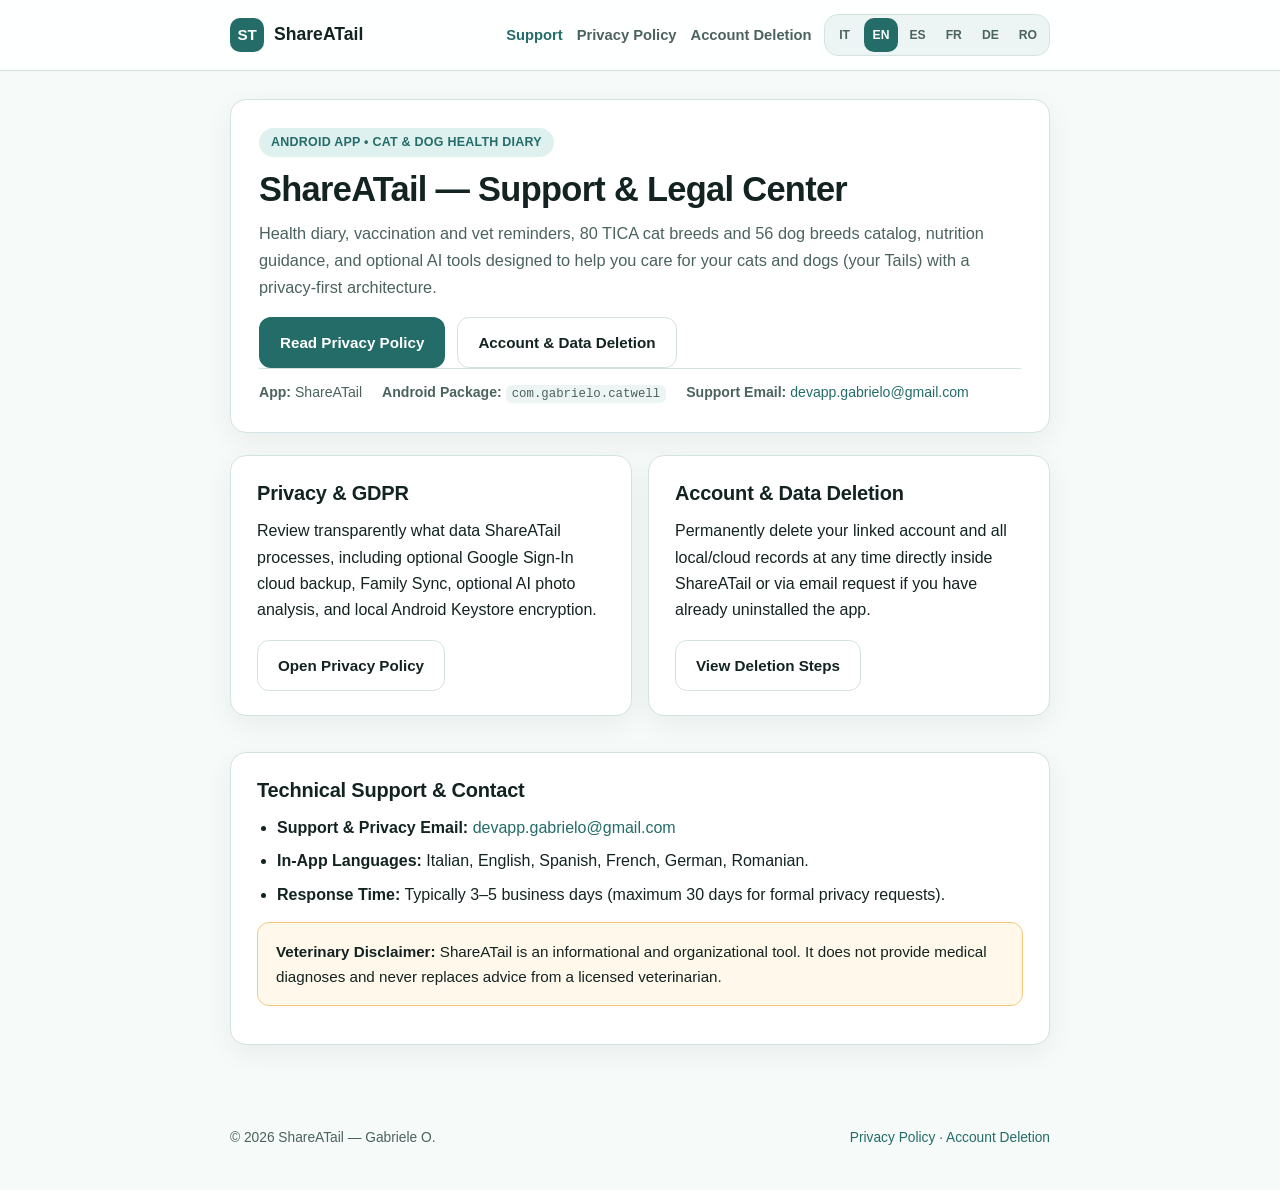
<file: index.html>
<!DOCTYPE html>
<html lang="it">
<head>
  <meta charset="UTF-8">
  <meta name="viewport" content="width=device-width, initial-scale=1.0">
  <title>ShareATail — Support, Privacy &amp; Account Deletion</title>
  <meta name="description" content="Official support center, GDPR/international Privacy Policy, and Account Deletion instructions for the ShareATail Android app in IT, EN, ES, FR, DE, RO.">
  <link rel="stylesheet" href="styles.css">
</head>
<body>
  <header class="site-header">
    <div class="header-inner">
      <a class="brand" href="index.html">
        <span class="brand-mark" aria-hidden="true">ST</span>
        <span>ShareATail</span>
      </a>
      <div class="header-actions">
        <nav class="nav-links" aria-label="Main navigation">
          <a href="index.html" aria-current="page" data-nav="support">Supporto</a>
          <a href="privacy-policy.html" data-nav="privacy">Privacy Policy</a>
          <a href="account-deletion.html" data-nav="deletion">Eliminazione Account</a>
        </nav>
        <div class="lang-switch" role="group" aria-label="Language switcher">
          <button type="button" class="lang-btn active" data-lang-btn="it" aria-pressed="true">IT</button>
          <button type="button" class="lang-btn" data-lang-btn="en" aria-pressed="false">EN</button>
          <button type="button" class="lang-btn" data-lang-btn="es" aria-pressed="false">ES</button>
          <button type="button" class="lang-btn" data-lang-btn="fr" aria-pressed="false">FR</button>
          <button type="button" class="lang-btn" data-lang-btn="de" aria-pressed="false">DE</button>
          <button type="button" class="lang-btn" data-lang-btn="ro" aria-pressed="false">RO</button>
        </div>
      </div>
    </div>
  </header>

  <main class="container">
    <!-- ITALIAN -->
    <div data-lang="it">
      <section class="hero">
        <span class="eyebrow">App Android • Diario Salute Gatti e Cani</span>
        <h1>ShareATail — Supporto &amp; Documentazione Legale</h1>
        <p class="lead">
          Diario sanitario, promemoria vaccini e visite, catalogo di 80 razze feline TICA e 56 razze
          canine, guida nutrizionale e strumenti AI opzionali per prendersi cura dei tuoi gatti e cani
          (i tuoi Tail) in modo semplice e privato.
        </p>
        <div class="btn-row">
          <a class="btn btn-primary" href="privacy-policy.html#it">Leggi la Privacy Policy</a>
          <a class="btn btn-outline" href="account-deletion.html#it">Eliminazione Account e Dati</a>
        </div>
        <div class="meta-row">
          <span><strong>App:</strong> ShareATail</span>
          <span><strong>Package Android:</strong> <code>com.gabrielo.catwell</code></span>
          <span><strong>Contatto supporto:</strong> <a href="mailto:devapp.gabrielo@gmail.com">devapp.gabrielo@gmail.com</a></span>
        </div>
      </section>

      <div class="card-grid">
        <article class="card">
          <h2>Privacy &amp; GDPR</h2>
          <p>
            Scopri quali dati tratta ShareATail, come funzionano il backup opzionale su Firebase, la
            condivisione Famiglia, le funzioni AI e la cifratura locale con Android Keystore.
          </p>
          <div class="btn-row"><a class="btn btn-outline" href="privacy-policy.html#it">Apri Privacy Policy</a></div>
        </article>
        <article class="card">
          <h2>Eliminazione Account e Dati</h2>
          <p>
            Puoi eliminare definitivamente il tuo account Google collegato e tutti i dati cloud/locali
            in qualsiasi momento direttamente dall'app oppure tramite richiesta email.
          </p>
          <div class="btn-row"><a class="btn btn-outline" href="account-deletion.html#it">Vai alla procedura</a></div>
        </article>
      </div>

      <section class="card">
        <h2>Assistenza Tecnica &amp; Contatti</h2>
        <ul>
          <li><strong>Email supporto e privacy:</strong> <a href="mailto:devapp.gabrielo@gmail.com?subject=Supporto%20ShareATail">devapp.gabrielo@gmail.com</a></li>
          <li><strong>Lingue dell'app:</strong> Italiano, English, Español, Français, Deutsch, Română.</li>
          <li><strong>Tempi di risposta:</strong> 3–5 giorni lavorativi (massimo 30 giorni per richieste formali GDPR).</li>
        </ul>
        <div class="callout">
          <strong>Avviso veterinario:</strong> ShareATail è uno strumento informativo e organizzativo.
          Non fornisce diagnosi mediche e non sostituisce un medico veterinario qualificato.
        </div>
      </section>
    </div>

    <!-- ENGLISH -->
    <div data-lang="en" class="lang-hidden">
      <section class="hero">
        <span class="eyebrow">Android App • Cat &amp; Dog Health Diary</span>
        <h1>ShareATail — Support &amp; Legal Center</h1>
        <p class="lead">
          Health diary, vaccination and vet reminders, 80 TICA cat breeds and 56 dog breeds catalog,
          nutrition guidance, and optional AI tools designed to help you care for your cats and dogs
          (your Tails) with a privacy-first architecture.
        </p>
        <div class="btn-row">
          <a class="btn btn-primary" href="privacy-policy.html#en">Read Privacy Policy</a>
          <a class="btn btn-outline" href="account-deletion.html#en">Account &amp; Data Deletion</a>
        </div>
        <div class="meta-row">
          <span><strong>App:</strong> ShareATail</span>
          <span><strong>Android Package:</strong> <code>com.gabrielo.catwell</code></span>
          <span><strong>Support Email:</strong> <a href="mailto:devapp.gabrielo@gmail.com">devapp.gabrielo@gmail.com</a></span>
        </div>
      </section>

      <div class="card-grid">
        <article class="card">
          <h2>Privacy &amp; GDPR</h2>
          <p>
            Review transparently what data ShareATail processes, including optional Google Sign-In cloud
            backup, Family Sync, optional AI photo analysis, and local Android Keystore encryption.
          </p>
          <div class="btn-row"><a class="btn btn-outline" href="privacy-policy.html#en">Open Privacy Policy</a></div>
        </article>
        <article class="card">
          <h2>Account &amp; Data Deletion</h2>
          <p>
            Permanently delete your linked account and all local/cloud records at any time directly
            inside ShareATail or via email request if you have already uninstalled the app.
          </p>
          <div class="btn-row"><a class="btn btn-outline" href="account-deletion.html#en">View Deletion Steps</a></div>
        </article>
      </div>

      <section class="card">
        <h2>Technical Support &amp; Contact</h2>
        <ul>
          <li><strong>Support &amp; Privacy Email:</strong> <a href="mailto:devapp.gabrielo@gmail.com?subject=ShareATail%20Support">devapp.gabrielo@gmail.com</a></li>
          <li><strong>In-App Languages:</strong> Italian, English, Spanish, French, German, Romanian.</li>
          <li><strong>Response Time:</strong> Typically 3–5 business days (maximum 30 days for formal privacy requests).</li>
        </ul>
        <div class="callout">
          <strong>Veterinary Disclaimer:</strong> ShareATail is an informational and organizational tool.
          It does not provide medical diagnoses and never replaces advice from a licensed veterinarian.
        </div>
      </section>
    </div>

    <!-- SPANISH -->
    <div data-lang="es" class="lang-hidden">
      <section class="hero">
        <span class="eyebrow">App Android • Salud de Gatos y Perros</span>
        <h1>ShareATail — Soporte y Documentación Legal</h1>
        <p class="lead">
          Diario de salud, recordatorios de vacunas y citas veterinarias, catálogo de 80 razas felinas
          TICA y 56 razas caninas, guía nutricional y herramientas de IA opcionales para cuidar a tus
          gatos y perros (tus Tails) con privacidad.
        </p>
        <div class="btn-row">
          <a class="btn btn-primary" href="privacy-policy.html#es">Leer Política de Privacidad</a>
          <a class="btn btn-outline" href="account-deletion.html#es">Eliminación de Cuenta y Datos</a>
        </div>
        <div class="meta-row">
          <span><strong>App:</strong> ShareATail</span>
          <span><strong>Paquete Android:</strong> <code>com.gabrielo.catwell</code></span>
          <span><strong>Correo de soporte:</strong> <a href="mailto:devapp.gabrielo@gmail.com">devapp.gabrielo@gmail.com</a></span>
        </div>
      </section>

      <div class="card-grid">
        <article class="card">
          <h2>Privacidad y RGPD</h2>
          <p>
            Consulta qué datos procesa ShareATail, cómo funcionan la copia de seguridad en Firebase, la
            sincronización familiar, las funciones de IA y el cifrado local con Android Keystore.
          </p>
          <div class="btn-row"><a class="btn btn-outline" href="privacy-policy.html#es">Abrir Privacidad</a></div>
        </article>
        <article class="card">
          <h2>Eliminación de Cuenta y Datos</h2>
          <p>
            Puedes eliminar permanentemente tu cuenta vinculada y todos los datos locales o en la nube
            en cualquier momento desde la app o mediante solicitud por correo electrónico.
          </p>
          <div class="btn-row"><a class="btn btn-outline" href="account-deletion.html#es">Ver instrucciones</a></div>
        </article>
      </div>

      <section class="card">
        <h2>Soporte Técnico y Contacto</h2>
        <ul>
          <li><strong>Correo de soporte y privacidad:</strong> <a href="mailto:devapp.gabrielo@gmail.com?subject=Soporte%20ShareATail">devapp.gabrielo@gmail.com</a></li>
          <li><strong>Idiomas de la app:</strong> Italiano, English, Español, Français, Deutsch, Română.</li>
          <li><strong>Tiempo de respuesta:</strong> 3–5 días laborables (máximo 30 días para solicitudes formales de privacidad).</li>
        </ul>
        <div class="callout">
          <strong>Aviso veterinario:</strong> ShareATail es una herramienta informativa y organizativa.
          No ofrece diagnósticos médicos ni sustituye la consulta de un veterinario titulado.
        </div>
      </section>
    </div>

    <!-- FRENCH -->
    <div data-lang="fr" class="lang-hidden">
      <section class="hero">
        <span class="eyebrow">Application Android • Santé Chats &amp; Chiens</span>
        <h1>ShareATail — Assistance et Mentions Légales</h1>
        <p class="lead">
          Carnet de santé, rappels de vaccins et visites vétérinaires, catalogue de 80 races félines
          TICA et 56 races canines, guide nutritionnel et outils IA optionnels pour prendre soin de vos
          chats et chiens (vos Tails) en toute confidentialité.
        </p>
        <div class="btn-row">
          <a class="btn btn-primary" href="privacy-policy.html#fr">Lire la Politique de Confidentialité</a>
          <a class="btn btn-outline" href="account-deletion.html#fr">Suppression du Compte et des Données</a>
        </div>
        <div class="meta-row">
          <span><strong>Application :</strong> ShareATail</span>
          <span><strong>Package Android :</strong> <code>com.gabrielo.catwell</code></span>
          <span><strong>Contact :</strong> <a href="mailto:devapp.gabrielo@gmail.com">devapp.gabrielo@gmail.com</a></span>
        </div>
      </section>

      <div class="card-grid">
        <article class="card">
          <h2>Confidentialité &amp; RGPD</h2>
          <p>
            Découvrez en toute transparence les données traitées par ShareATail : sauvegarde cloud Firebase
            optionnelle, partage Famille, analyse photo IA et chiffrement local via Android Keystore.
          </p>
          <div class="btn-row"><a class="btn btn-outline" href="privacy-policy.html#fr">Ouvrir la Politique</a></div>
        </article>
        <article class="card">
          <h2>Suppression du Compte</h2>
          <p>
            Supprimez définitivement votre compte Google associé et toutes vos données locales ou cloud
            à tout moment directement dans l'application ou par demande par e-mail.
          </p>
          <div class="btn-row"><a class="btn btn-outline" href="account-deletion.html#fr">Voir la procédure</a></div>
        </article>
      </div>

      <section class="card">
        <h2>Assistance Technique et Contact</h2>
        <ul>
          <li><strong>E-mail d'assistance et confidentialité :</strong> <a href="mailto:devapp.gabrielo@gmail.com?subject=Assistance%20ShareATail">devapp.gabrielo@gmail.com</a></li>
          <li><strong>Langues prises en charge :</strong> Italiano, English, Español, Français, Deutsch, Română.</li>
          <li><strong>Délai de réponse :</strong> 3 à 5 jours ouvrés (30 jours maximum pour les demandes RGPD).</li>
        </ul>
        <div class="callout">
          <strong>Avertissement vétérinaire :</strong> ShareATail est un outil d'organisation et d'information.
          Il ne fournit aucun diagnostic médical et ne remplace jamais un vétérinaire qualifié.
        </div>
      </section>
    </div>

    <!-- GERMAN -->
    <div data-lang="de" class="lang-hidden">
      <section class="hero">
        <span class="eyebrow">Android-App • Gesundheit für Katze &amp; Hund</span>
        <h1>ShareATail — Support &amp; Rechtliche Hinweise</h1>
        <p class="lead">
          Gesundheitstagebuch, Impf- und Tierarzterinnerungen, Katalog mit 80 TICA-Katzenrassen und
          56 Hunderassen, Ernährungsratgeber und optionale KI-Funktionen für die sichere und private
          Pflege deiner Katzen und Hunde (deiner Tails).
        </p>
        <div class="btn-row">
          <a class="btn btn-primary" href="privacy-policy.html#de">Datenschutzerklärung lesen</a>
          <a class="btn btn-outline" href="account-deletion.html#de">Konto- &amp; Datenlöschung</a>
        </div>
        <div class="meta-row">
          <span><strong>App:</strong> ShareATail</span>
          <span><strong>Android-Paket:</strong> <code>com.gabrielo.catwell</code></span>
          <span><strong>Support-E-Mail:</strong> <a href="mailto:devapp.gabrielo@gmail.com">devapp.gabrielo@gmail.com</a></span>
        </div>
      </section>

      <div class="card-grid">
        <article class="card">
          <h2>Datenschutz &amp; DSGVO</h2>
          <p>
            Erfahre transparent, welche Daten ShareATail verarbeitet: optionales Firebase-Cloud-Backup,
            Familien-Sync, optionale KI-Fotoanalyse und lokale Verschlüsselung per Android Keystore.
          </p>
          <div class="btn-row"><a class="btn btn-outline" href="privacy-policy.html#de">Datenschutz öffnen</a></div>
        </article>
        <article class="card">
          <h2>Konto- &amp; Datenlöschung</h2>
          <p>
            Lösche dein verknüpftes Google-Konto sowie alle lokalen und Cloud-Daten jederzeit direkt in
            der App oder per E-Mail-Anfrage, falls du die App bereits deinstalliert hast.
          </p>
          <div class="btn-row"><a class="btn btn-outline" href="account-deletion.html#de">Zur Anleitung</a></div>
        </article>
      </div>

      <section class="card">
        <h2>Technischer Support &amp; Kontakt</h2>
        <ul>
          <li><strong>Support- und Datenschutz-E-Mail:</strong> <a href="mailto:devapp.gabrielo@gmail.com?subject=ShareATail%20Support">devapp.gabrielo@gmail.com</a></li>
          <li><strong>Unterstützte Sprachen:</strong> Italiano, English, Español, Français, Deutsch, Română.</li>
          <li><strong>Antwortzeit:</strong> In der Regel 3–5 Werktage (maximal 30 Tage für DSGVO-Anfragen).</li>
        </ul>
        <div class="callout">
          <strong>Tierärztlicher Hinweis:</strong> ShareATail ist ein Informations- und Organisationswerkzeug.
          Die App stellt keine medizinischen Diagnosen und ersetzt keinen Tierarzt.
        </div>
      </section>
    </div>

    <!-- ROMANIAN -->
    <div data-lang="ro" class="lang-hidden">
      <section class="hero">
        <span class="eyebrow">Aplicație Android • Sănătate Pisici și Câini</span>
        <h1>ShareATail — Suport și Documentație Legală</h1>
        <p class="lead">
          Jurnal de sănătate, notificări pentru vaccinuri și vizite veterinare, catalog cu 80 de rase
          de pisici TICA și 56 de rase de câini, ghid nutrițional și instrumente AI opționale pentru
          îngrijirea pisicilor și câinilor tăi (Tails).
        </p>
        <div class="btn-row">
          <a class="btn btn-primary" href="privacy-policy.html#ro">Citește Politica de Confidențialitate</a>
          <a class="btn btn-outline" href="account-deletion.html#ro">Ștergere Cont și Date</a>
        </div>
        <div class="meta-row">
          <span><strong>Aplicație:</strong> ShareATail</span>
          <span><strong>Pachet Android:</strong> <code>com.gabrielo.catwell</code></span>
          <span><strong>Email suport:</strong> <a href="mailto:devapp.gabrielo@gmail.com">devapp.gabrielo@gmail.com</a></span>
        </div>
      </section>

      <div class="card-grid">
        <article class="card">
          <h2>Confidențialitate &amp; GDPR</h2>
          <p>
            Află transparent ce date prelucrează ShareATail: backup cloud opțional în Firebase,
            sincronizare de familie, funcții AI opționale și criptare locală cu Android Keystore.
          </p>
          <div class="btn-row"><a class="btn btn-outline" href="privacy-policy.html#ro">Deschide Politica</a></div>
        </article>
        <article class="card">
          <h2>Ștergere Cont și Date</h2>
          <p>
            Poți șterge definitiv contul Google asociat și toate datele locale sau din cloud oricând,
            direct din aplicație sau printr-o solicitare pe email.
          </p>
          <div class="btn-row"><a class="btn btn-outline" href="account-deletion.html#ro">Vezi procedura</a></div>
        </article>
      </div>

      <section class="card">
        <h2>Asistență Tehnică și Contact</h2>
        <ul>
          <li><strong>Email suport și confidențialitate:</strong> <a href="mailto:devapp.gabrielo@gmail.com?subject=Suport%20ShareATail">devapp.gabrielo@gmail.com</a></li>
          <li><strong>Limbi disponibile în aplicație:</strong> Italiano, English, Español, Français, Deutsch, Română.</li>
          <li><strong>Timp de răspuns:</strong> 3–5 zile lucrătoare (maximum 30 de zile pentru cereri GDPR).</li>
        </ul>
        <div class="callout">
          <strong>Notă veterinară:</strong> ShareATail este un instrument informativ și de organizare.
          Nu oferă diagnostice medicale și nu înlocuiește consultul unui medic veterinar autorizat.
        </div>
      </section>
    </div>
  </main>

  <footer class="site-footer">
    <span>© 2026 ShareATail — Gabriele O.</span>
    <span><a href="privacy-policy.html">Privacy Policy</a> · <a href="account-deletion.html">Account Deletion</a></span>
  </footer>

  <script>
    (function () {
      var SUPPORTED = ['it', 'en', 'es', 'fr', 'de', 'ro'];
      var NAV_LABELS = {
        it: { support: 'Supporto', privacy: 'Privacy Policy', deletion: 'Eliminazione Account' },
        en: { support: 'Support', privacy: 'Privacy Policy', deletion: 'Account Deletion' },
        es: { support: 'Soporte', privacy: 'Privacidad', deletion: 'Eliminar Cuenta' },
        fr: { support: 'Assistance', privacy: 'Confidentialité', deletion: 'Supprimer le Compte' },
        de: { support: 'Support', privacy: 'Datenschutz', deletion: 'Konto löschen' },
        ro: { support: 'Suport', privacy: 'Confidențialitate', deletion: 'Ștergere Cont' }
      };
      function setLang(lang, persist) {
        if (SUPPORTED.indexOf(lang) === -1) lang = 'en';
        document.documentElement.lang = lang;
        document.querySelectorAll('[data-lang]').forEach(function (el) {
          el.classList.toggle('lang-hidden', el.getAttribute('data-lang') !== lang);
        });
        document.querySelectorAll('[data-lang-btn]').forEach(function (btn) {
          var active = btn.getAttribute('data-lang-btn') === lang;
          btn.classList.toggle('active', active);
          btn.setAttribute('aria-pressed', active ? 'true' : 'false');
        });
        var labels = NAV_LABELS[lang] || NAV_LABELS.en;
        document.querySelectorAll('[data-nav]').forEach(function (el) {
          var key = el.getAttribute('data-nav');
          if (labels[key]) el.textContent = labels[key];
        });
        if (persist) {
          try { sessionStorage.setItem('shareatail_legal_lang', lang); } catch (e) {}
        }
      }
      function detectInitialLang() {
        var hash = (window.location.hash || '').toLowerCase();
        var param = (new URLSearchParams(window.location.search).get('lang') || '').toLowerCase();
        if (SUPPORTED.indexOf(param) !== -1) return param;
        for (var i = 0; i < SUPPORTED.length; i++) {
          var code = SUPPORTED[i];
          if (hash === '#' + code || hash.indexOf('#' + code + '-') === 0) return code;
        }
        try {
          var saved = sessionStorage.getItem('shareatail_legal_lang') || sessionStorage.getItem('catwell_legal_lang');
          if (SUPPORTED.indexOf(saved) !== -1) return saved;
        } catch (e) {}
        var browserLang = (navigator.language || (navigator.languages && navigator.languages[0]) || 'en').toLowerCase().slice(0, 2);
        return SUPPORTED.indexOf(browserLang) !== -1 ? browserLang : 'en';
      }
      setLang(detectInitialLang(), false);
      document.querySelectorAll('[data-lang-btn]').forEach(function (btn) {
        btn.addEventListener('click', function () {
          setLang(btn.getAttribute('data-lang-btn'), true);
        });
      });
    })();
  </script>
</body>
</html>
</file>
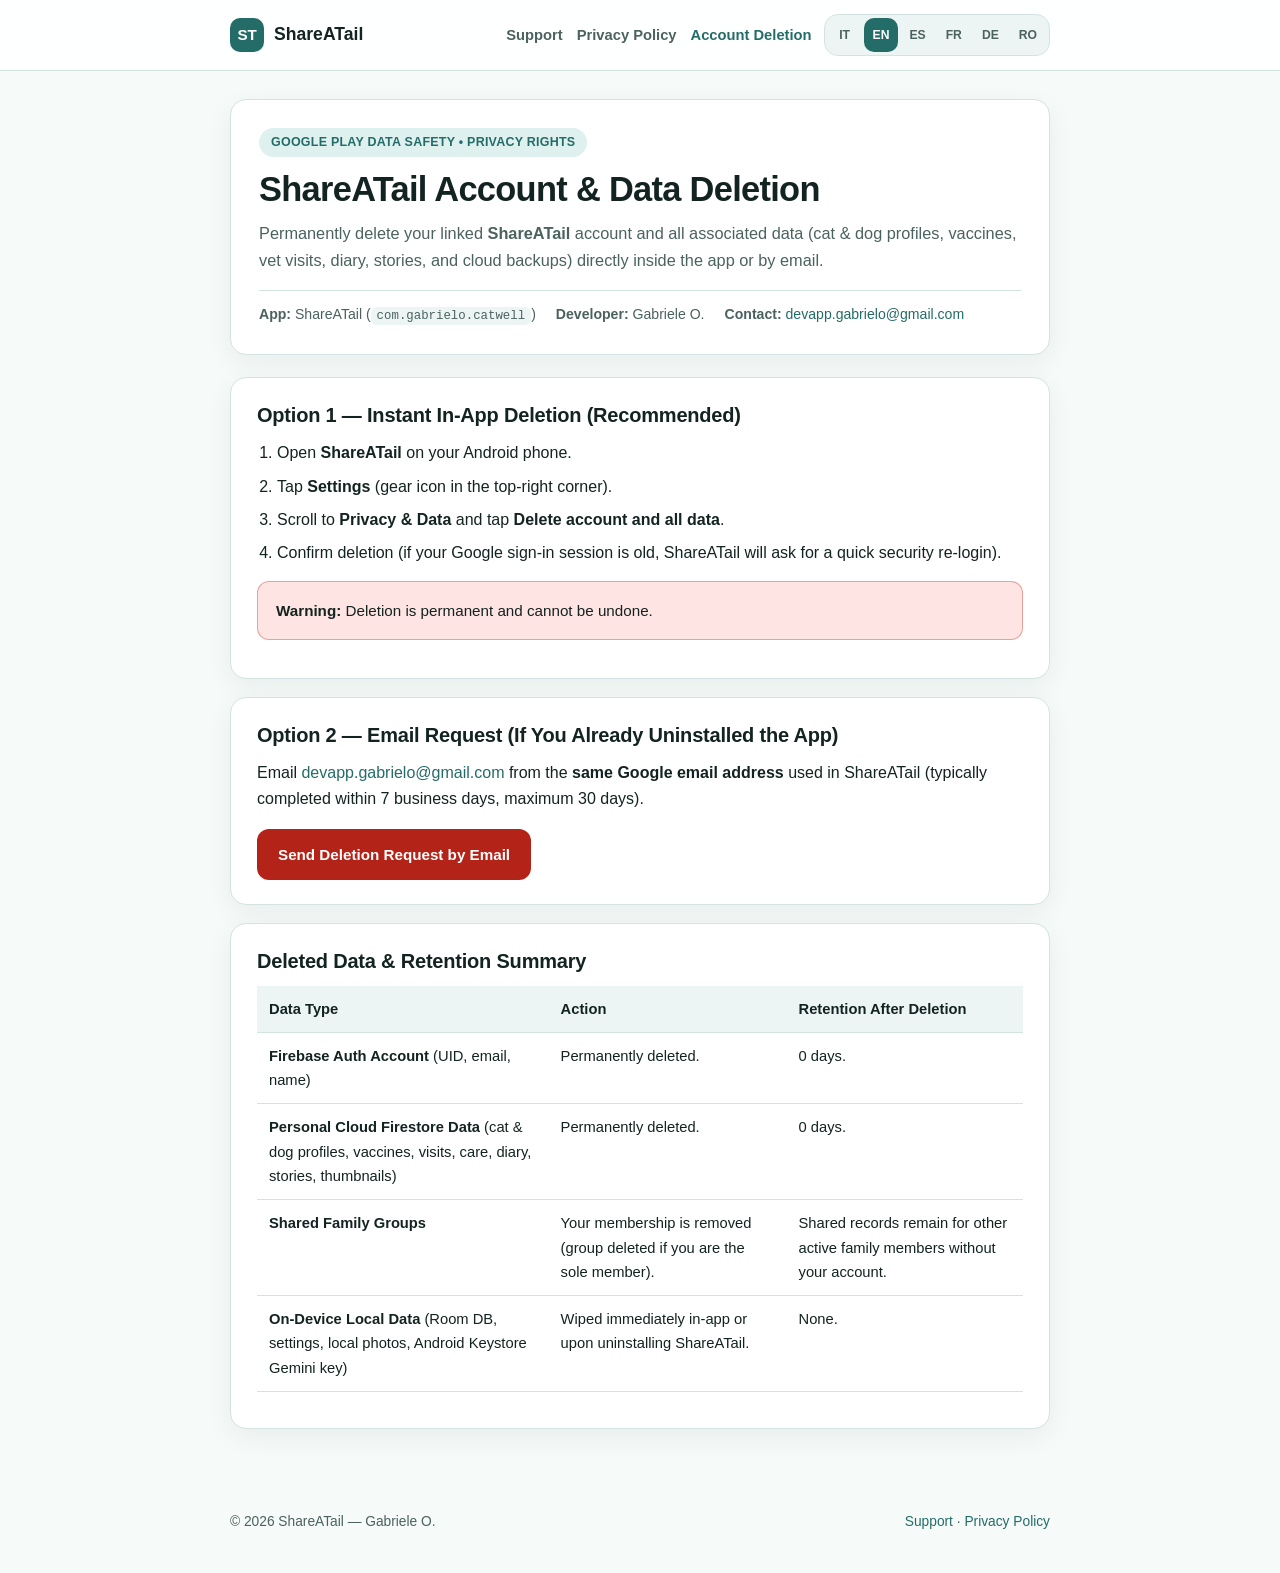
<file: account-deletion.html>
<!DOCTYPE html>
<html lang="it">
<head>
  <meta charset="UTF-8">
  <meta name="viewport" content="width=device-width, initial-scale=1.0">
  <title>Account &amp; Data Deletion — ShareATail</title>
  <meta name="description" content="How to permanently delete your ShareATail account and all associated personal data in IT, EN, ES, FR, DE, and RO.">
  <link rel="stylesheet" href="styles.css">
</head>
<body>
  <header class="site-header">
    <div class="header-inner">
      <a class="brand" href="index.html">
        <span class="brand-mark" aria-hidden="true">ST</span>
        <span>ShareATail</span>
      </a>
      <div class="header-actions">
        <nav class="nav-links" aria-label="Main navigation">
          <a href="index.html" data-nav="support">Supporto</a>
          <a href="privacy-policy.html" data-nav="privacy">Privacy Policy</a>
          <a href="account-deletion.html" aria-current="page" data-nav="deletion">Eliminazione Account</a>
        </nav>
        <div class="lang-switch" role="group" aria-label="Language switcher">
          <button type="button" class="lang-btn active" data-lang-btn="it" aria-pressed="true">IT</button>
          <button type="button" class="lang-btn" data-lang-btn="en" aria-pressed="false">EN</button>
          <button type="button" class="lang-btn" data-lang-btn="es" aria-pressed="false">ES</button>
          <button type="button" class="lang-btn" data-lang-btn="fr" aria-pressed="false">FR</button>
          <button type="button" class="lang-btn" data-lang-btn="de" aria-pressed="false">DE</button>
          <button type="button" class="lang-btn" data-lang-btn="ro" aria-pressed="false">RO</button>
        </div>
      </div>
    </div>
  </header>

  <main class="container">
    <!-- ITALIAN -->
    <div data-lang="it" id="it">
      <section class="hero">
        <span class="eyebrow">Google Play Data Safety • Diritti GDPR</span>
        <h1>Eliminazione Account e Dati di ShareATail</h1>
        <p class="lead">Elimina definitivamente il tuo account collegato a <strong>ShareATail</strong> e tutti i dati associati (profili gatti e cani, vaccini, visite, diario, storie e backup cloud) direttamente dall'app oppure via email.</p>
        <div class="meta-row">
          <span><strong>App:</strong> ShareATail (<code>com.gabrielo.catwell</code>)</span>
          <span><strong>Sviluppatore:</strong> Gabriele O.</span>
          <span><strong>Contatto:</strong> <a href="mailto:devapp.gabrielo@gmail.com">devapp.gabrielo@gmail.com</a></span>
        </div>
      </section>
      <section class="card">
        <h2>Opzione 1 — Cancellazione immediata nell'app (Consigliata)</h2>
        <ol>
          <li>Apri <strong>ShareATail</strong> sul tuo smartphone Android.</li>
          <li>Tocca <strong>Impostazioni</strong> (icona ingranaggio in alto a destra).</li>
          <li>Scorri fino a <strong>Privacy e dati</strong> e tocca <strong>Elimina account e tutti i dati</strong>.</li>
          <li>Conferma (se la sessione Google è vecchia, l'app richiederà un rapido re-login di sicurezza).</li>
        </ol>
        <div class="callout-danger"><strong>Attenzione:</strong> l'eliminazione è definitiva e irreversibile.</div>
      </section>
      <section class="card">
        <h2>Opzione 2 — Richiesta via email (se hai già disinstallato l'app)</h2>
        <p>Scrivi dallo <strong>stesso indirizzo email Google</strong> usato in ShareATail a <a href="mailto:devapp.gabrielo@gmail.com">devapp.gabrielo@gmail.com</a> (evasione entro 7 giorni lavorativi, massimo 30 giorni).</p>
        <div class="btn-row">
          <a class="btn btn-danger" href="mailto:devapp.gabrielo@gmail.com?subject=Richiesta%20eliminazione%20account%20e%20dati%20-%20ShareATail&amp;body=Ciao%2C%0A%0AChiedo%20l%27eliminazione%20definitiva%20del%20mio%20account%20ShareATail%20e%20di%20tutti%20i%20dati%20cloud%20associati.%0A%0AEmail%20Google%20usata%20in%20ShareATail%3A%20">Invia richiesta di eliminazione via Email</a>
        </div>
      </section>
      <section class="card">
        <h2>Riepilogo dati eliminati e conservazione</h2>
        <div class="table-wrap">
          <table>
            <thead><tr><th>Tipo di dato</th><th>Esito</th><th>Conservazione residua</th></tr></thead>
            <tbody>
              <tr><td><strong>Account Firebase Auth</strong> (UID, email, nome)</td><td>Eliminato definitivamente.</td><td>0 giorni.</td></tr>
              <tr><td><strong>Dati cloud personali Firestore</strong> (profili gatti e cani, vaccini, visite, cure, diario, storie, miniature)</td><td>Eliminati definitivamente.</td><td>0 giorni.</td></tr>
              <tr><td><strong>Gruppi Famiglia condivisi</strong></td><td>Rimozione dal gruppo (o eliminazione del gruppo se unico membro).</td><td>I dati condivisi restano agli altri membri attivi senza il tuo account.</td></tr>
              <tr><td><strong>Dati locali</strong> (Room, preferenze, foto locali, chiave Gemini in Android Keystore)</td><td>Cancellati subito in-app o alla disinstallazione.</td><td>Nessuna.</td></tr>
            </tbody>
          </table>
        </div>
      </section>
    </div>

    <!-- ENGLISH -->
    <div data-lang="en" id="en" class="lang-hidden">
      <section class="hero">
        <span class="eyebrow">Google Play Data Safety • Privacy Rights</span>
        <h1>ShareATail Account &amp; Data Deletion</h1>
        <p class="lead">Permanently delete your linked <strong>ShareATail</strong> account and all associated data (cat &amp; dog profiles, vaccines, vet visits, diary, stories, and cloud backups) directly inside the app or by email.</p>
        <div class="meta-row">
          <span><strong>App:</strong> ShareATail (<code>com.gabrielo.catwell</code>)</span>
          <span><strong>Developer:</strong> Gabriele O.</span>
          <span><strong>Contact:</strong> <a href="mailto:devapp.gabrielo@gmail.com">devapp.gabrielo@gmail.com</a></span>
        </div>
      </section>
      <section class="card">
        <h2>Option 1 — Instant In-App Deletion (Recommended)</h2>
        <ol>
          <li>Open <strong>ShareATail</strong> on your Android phone.</li>
          <li>Tap <strong>Settings</strong> (gear icon in the top-right corner).</li>
          <li>Scroll to <strong>Privacy &amp; Data</strong> and tap <strong>Delete account and all data</strong>.</li>
          <li>Confirm deletion (if your Google sign-in session is old, ShareATail will ask for a quick security re-login).</li>
        </ol>
        <div class="callout-danger"><strong>Warning:</strong> Deletion is permanent and cannot be undone.</div>
      </section>
      <section class="card">
        <h2>Option 2 — Email Request (If You Already Uninstalled the App)</h2>
        <p>Email <a href="mailto:devapp.gabrielo@gmail.com">devapp.gabrielo@gmail.com</a> from the <strong>same Google email address</strong> used in ShareATail (typically completed within 7 business days, maximum 30 days).</p>
        <div class="btn-row">
          <a class="btn btn-danger" href="mailto:devapp.gabrielo@gmail.com?subject=Account%20and%20Data%20Deletion%20Request%20-%20ShareATail&amp;body=Hello%2C%0A%0APlease%20permanently%20delete%20my%20ShareATail%20account%20and%20all%20associated%20cloud%20data.%0A%0AGoogle%20email%20used%20in%20ShareATail%3A%20">Send Deletion Request by Email</a>
        </div>
      </section>
      <section class="card">
        <h2>Deleted Data &amp; Retention Summary</h2>
        <div class="table-wrap">
          <table>
            <thead><tr><th>Data Type</th><th>Action</th><th>Retention After Deletion</th></tr></thead>
            <tbody>
              <tr><td><strong>Firebase Auth Account</strong> (UID, email, name)</td><td>Permanently deleted.</td><td>0 days.</td></tr>
              <tr><td><strong>Personal Cloud Firestore Data</strong> (cat &amp; dog profiles, vaccines, visits, care, diary, stories, thumbnails)</td><td>Permanently deleted.</td><td>0 days.</td></tr>
              <tr><td><strong>Shared Family Groups</strong></td><td>Your membership is removed (group deleted if you are the sole member).</td><td>Shared records remain for other active family members without your account.</td></tr>
              <tr><td><strong>On-Device Local Data</strong> (Room DB, settings, local photos, Android Keystore Gemini key)</td><td>Wiped immediately in-app or upon uninstalling ShareATail.</td><td>None.</td></tr>
            </tbody>
          </table>
        </div>
      </section>
    </div>

    <!-- SPANISH -->
    <div data-lang="es" id="es" class="lang-hidden">
      <section class="hero">
        <span class="eyebrow">Google Play Data Safety • Derechos RGPD</span>
        <h1>Eliminación de Cuenta y Datos de ShareATail</h1>
        <p class="lead">Elimina de forma permanente tu cuenta vinculada a <strong>ShareATail</strong> y todos los datos asociados (perfiles de gatos y perros, vacunas, citas, diario, historias y copias en la nube) desde la app o por correo.</p>
        <div class="meta-row">
          <span><strong>App:</strong> ShareATail (<code>com.gabrielo.catwell</code>)</span>
          <span><strong>Desarrollador:</strong> Gabriele O.</span>
          <span><strong>Contacto:</strong> <a href="mailto:devapp.gabrielo@gmail.com">devapp.gabrielo@gmail.com</a></span>
        </div>
      </section>
      <section class="card">
        <h2>Opción 1 — Eliminación inmediata en la app (Recomendada)</h2>
        <ol>
          <li>Abre <strong>ShareATail</strong> en tu teléfono Android.</li>
          <li>Toca <strong>Ajustes</strong> (icono de engranaje arriba a la derecha).</li>
          <li>Desplázate hasta <strong>Privacidad y datos</strong> y toca <strong>Eliminar cuenta y todos los datos</strong>.</li>
          <li>Confirma (si tu sesión de Google es antigua, la app pedirá un breve reinicio de sesión por seguridad).</li>
        </ol>
        <div class="callout-danger"><strong>Atención:</strong> esta acción es permanente e irreversible.</div>
      </section>
      <section class="card">
        <h2>Opción 2 — Solicitud por correo (si ya desinstalaste la app)</h2>
        <p>Escribe desde el <strong>mismo correo de Google</strong> usado en ShareATail a <a href="mailto:devapp.gabrielo@gmail.com">devapp.gabrielo@gmail.com</a> (plazo habitual 7 días laborables, máximo 30 días).</p>
        <div class="btn-row">
          <a class="btn btn-danger" href="mailto:devapp.gabrielo@gmail.com?subject=Solicitud%20eliminacion%20cuenta%20y%20datos%20-%20ShareATail&amp;body=Hola%2C%0A%0ASolicito%20la%20eliminacion%20definitiva%20de%20mi%20cuenta%20ShareATail%20y%20todos%20los%20datos%20en%20la%20nube.%0A%0ACorreo%20Google%20usado%20en%20ShareATail%3A%20">Enviar solicitud por Correo</a>
        </div>
      </section>
      <section class="card">
        <h2>Resumen de datos eliminados y conservación</h2>
        <div class="table-wrap">
          <table>
            <thead><tr><th>Tipo de dato</th><th>Resultado</th><th>Conservación residual</th></tr></thead>
            <tbody>
              <tr><td><strong>Cuenta Firebase Auth</strong> (UID, correo, nombre)</td><td>Eliminada definitivamente.</td><td>0 días.</td></tr>
              <tr><td><strong>Datos personales en Firestore</strong> (perfiles de gatos y perros, vacunas, citas, cuidados, diario, historias, miniaturas)</td><td>Eliminados definitivamente.</td><td>0 días.</td></tr>
              <tr><td><strong>Grupos Familiares compartidos</strong></td><td>Baja del grupo (o eliminación si eres el único miembro).</td><td>Los datos compartidos permanecen para otros miembros activos sin tu cuenta.</td></tr>
              <tr><td><strong>Datos locales</strong> (Room, ajustes, fotos locales, clave Gemini en Android Keystore)</td><td>Borrados al instante en la app o al desinstalarla.</td><td>Ninguna.</td></tr>
            </tbody>
          </table>
        </div>
      </section>
    </div>

    <!-- FRENCH -->
    <div data-lang="fr" id="fr" class="lang-hidden">
      <section class="hero">
        <span class="eyebrow">Google Play Data Safety • Droits RGPD</span>
        <h1>Suppression du Compte et des Données ShareATail</h1>
        <p class="lead">Supprimez définitivement votre compte associé à <strong>ShareATail</strong> ainsi que toutes les données (profils de chats et chiens, vaccins, visites, journal, histoires et sauvegardes cloud) depuis l'application ou par e-mail.</p>
        <div class="meta-row">
          <span><strong>Application :</strong> ShareATail (<code>com.gabrielo.catwell</code>)</span>
          <span><strong>Développeur :</strong> Gabriele O.</span>
          <span><strong>Contact :</strong> <a href="mailto:devapp.gabrielo@gmail.com">devapp.gabrielo@gmail.com</a></span>
        </div>
      </section>
      <section class="card">
        <h2>Option 1 — Suppression immédiate dans l'application (Recommandée)</h2>
        <ol>
          <li>Ouvrez <strong>ShareATail</strong> sur votre smartphone Android.</li>
          <li>Appuyez sur <strong>Paramètres</strong> (icône engrenage en haut à droite).</li>
          <li>Allez dans <strong>Confidentialité et données</strong> puis appuyez sur <strong>Supprimer le compte et toutes les données</strong>.</li>
          <li>Confirmez (une reconnexion Google rapide peut être demandée par sécurité).</li>
        </ol>
        <div class="callout-danger"><strong>Attention :</strong> la suppression est définitive et irréversible.</div>
      </section>
      <section class="card">
        <h2>Option 2 — Demande par e-mail (si l'application est désinstallée)</h2>
        <p>Écrivez depuis la <strong>même adresse Google</strong> utilisée dans ShareATail à <a href="mailto:devapp.gabrielo@gmail.com">devapp.gabrielo@gmail.com</a> (traitement sous 7 jours ouvrés, 30 jours maximum).</p>
        <div class="btn-row">
          <a class="btn btn-danger" href="mailto:devapp.gabrielo@gmail.com?subject=Demande%20suppression%20compte%20et%20donnees%20-%20ShareATail&amp;body=Bonjour%2C%0A%0AJe%20demande%20la%20suppression%20definitive%20de%20mon%20compte%20ShareATail%20et%20de%20toutes%20les%20donnees%20cloud%20associees.%0A%0AAdresse%20Google%20utilisee%20dans%20ShareATail%20%3A%20">Envoyer la demande par E-mail</a>
        </div>
      </section>
      <section class="card">
        <h2>Résumé des données supprimées et conservation</h2>
        <div class="table-wrap">
          <table>
            <thead><tr><th>Type de donnée</th><th>Action</th><th>Conservation résiduelle</th></tr></thead>
            <tbody>
              <tr><td><strong>Compte Firebase Auth</strong> (UID, e-mail, nom)</td><td>Supprimé définitivement.</td><td>0 jour.</td></tr>
              <tr><td><strong>Données cloud personnelles Firestore</strong> (profils chats et chiens, vaccins, visites, soins, journal, histoires, vignettes)</td><td>Supprimées définitivement.</td><td>0 jour.</td></tr>
              <tr><td><strong>Groupes Famille partagés</strong></td><td>Retrait du groupe (supprimé si vous étiez l'unique membre).</td><td>Les données partagées restent accessibles aux autres membres actifs sans votre compte.</td></tr>
              <tr><td><strong>Données locales</strong> (Room, préférences, photos locales, clé Gemini dans Android Keystore)</td><td>Effacées immédiatement dans l'app ou à la désinstallation.</td><td>Aucune.</td></tr>
            </tbody>
          </table>
        </div>
      </section>
    </div>

    <!-- GERMAN -->
    <div data-lang="de" id="de" class="lang-hidden">
      <section class="hero">
        <span class="eyebrow">Google Play Data Safety • DSGVO-Rechte</span>
        <h1>Konto- &amp; Datenlöschung für ShareATail</h1>
        <p class="lead">Lösche dein verknüpftes <strong>ShareATail</strong>-Konto und alle zugehörigen Daten (Katzen- und Hundeprofile, Impfungen, Tierarzttermine, Tagebuch, Geschichten und Cloud-Backups) direkt in der App oder per E-Mail.</p>
        <div class="meta-row">
          <span><strong>App:</strong> ShareATail (<code>com.gabrielo.catwell</code>)</span>
          <span><strong>Entwickler:</strong> Gabriele O.</span>
          <span><strong>Kontakt:</strong> <a href="mailto:devapp.gabrielo@gmail.com">devapp.gabrielo@gmail.com</a></span>
        </div>
      </section>
      <section class="card">
        <h2>Option 1 — Sofortige Löschung in der App (Empfohlen)</h2>
        <ol>
          <li>Öffne <strong>ShareATail</strong> auf deinem Android-Smartphone.</li>
          <li>Tippe oben rechts auf <strong>Einstellungen</strong> (Zahnrad-Symbol).</li>
          <li>Scrolle zu <strong>Datenschutz &amp; Daten</strong> und tippe auf <strong>Konto und alle Daten löschen</strong>.</li>
          <li>Bestätige die Löschung (aus Sicherheitsgründen kann eine kurze Google-Neuanmeldung erforderlich sein).</li>
        </ol>
        <div class="callout-danger"><strong>Achtung:</strong> Die Löschung ist dauerhaft und kann nicht rückgängig gemacht werden.</div>
      </section>
      <section class="card">
        <h2>Option 2 — Anfrage per E-Mail (falls die App bereits deinstalliert wurde)</h2>
        <p>Schreibe von derselben <strong>Google-E-Mail-Adresse</strong> an <a href="mailto:devapp.gabrielo@gmail.com">devapp.gabrielo@gmail.com</a> (Bearbeitung meist innerhalb von 7 Werktagen, maximal 30 Tage).</p>
        <div class="btn-row">
          <a class="btn btn-danger" href="mailto:devapp.gabrielo@gmail.com?subject=Loeschantrag%20Konto%20und%20Daten%20-%20ShareATail&amp;body=Hallo%2C%0A%0Abitte%20loeschen%20Sie%20mein%20ShareATail-Konto%20und%20alle%20zugehoerigen%20Cloud-Daten%20dauerhaft.%0A%0AVerwendete%20Google-E-Mail%20in%20ShareATail%3A%20">Löschantrag per E-Mail senden</a>
        </div>
      </section>
      <section class="card">
        <h2>Übersicht der gelöschten Daten und Aufbewahrung</h2>
        <div class="table-wrap">
          <table>
            <thead><tr><th>Datentyp</th><th>Ergebnis</th><th>Rest-Aufbewahrung</th></tr></thead>
            <tbody>
              <tr><td><strong>Firebase-Auth-Konto</strong> (UID, E-Mail, Name)</td><td>Dauerhaft gelöscht.</td><td>0 Tage.</td></tr>
              <tr><td><strong>Persönliche Firestore-Daten</strong> (Katzen- und Hundeprofile, Impfungen, Besuche, Pflege, Tagebuch, Geschichten, Vorschaubilder)</td><td>Dauerhaft gelöscht.</td><td>0 Tage.</td></tr>
              <tr><td><strong>Geteilte Familiengruppen</strong></td><td>Mitgliedschaft entfernt (Gruppe gelöscht, wenn alleiniges Mitglied).</td><td>Geteilte Daten bleiben für andere aktive Mitglieder ohne dein Konto erhalten.</td></tr>
              <tr><td><strong>Lokale Gerätedaten</strong> (Room, Einstellungen, lokale Fotos, Android-Keystore-Gemini-Schlüssel)</td><td>Sofort in der App oder bei Deinstallation gelöscht.</td><td>Keine.</td></tr>
            </tbody>
          </table>
        </div>
      </section>
    </div>

    <!-- ROMANIAN -->
    <div data-lang="ro" id="ro" class="lang-hidden">
      <section class="hero">
        <span class="eyebrow">Google Play Data Safety • Drepturi GDPR</span>
        <h1>Ștergere Cont și Date ShareATail</h1>
        <p class="lead">Poți șterge definitiv contul asociat <strong>ShareATail</strong> și toate datele aferente (profile pisici și câini, vaccinuri, vizite, jurnal, povești și backup cloud) direct din aplicație sau prin email.</p>
        <div class="meta-row">
          <span><strong>Aplicație:</strong> ShareATail (<code>com.gabrielo.catwell</code>)</span>
          <span><strong>Dezvoltator:</strong> Gabriele O.</span>
          <span><strong>Contact:</strong> <a href="mailto:devapp.gabrielo@gmail.com">devapp.gabrielo@gmail.com</a></span>
        </div>
      </section>
      <section class="card">
        <h2>Opțiunea 1 — Ștergere imediată în aplicație (Recomandat)</h2>
        <ol>
          <li>Deschide <strong>ShareATail</strong> pe telefonul Android.</li>
          <li>Apasă <strong>Setări</strong> (pictograma rotiță din colțul dreapta sus).</li>
          <li>Derulează la <strong>Confidențialitate și date</strong> și apasă <strong>Șterge contul și toate datele</strong>.</li>
          <li>Confirmă (pentru securitate, dacă sesiunea Google este veche, aplicația va cere o re-autentificare rapidă).</li>
        </ol>
        <div class="callout-danger"><strong>Atenție:</strong> ștergerea este permanentă și ireversibilă.</div>
      </section>
      <section class="card">
        <h2>Opțiunea 2 — Solicitare prin email (dacă ai dezinstalat deja aplicația)</h2>
        <p>Scrie de pe <strong>aceeași adresă Google</strong> folosită în ShareATail la <a href="mailto:devapp.gabrielo@gmail.com">devapp.gabrielo@gmail.com</a> (procesare de regulă în 7 zile lucrătoare, maximum 30 de zile).</p>
        <div class="btn-row">
          <a class="btn btn-danger" href="mailto:devapp.gabrielo@gmail.com?subject=Cerere%20stergere%20cont%20si%20date%20-%20ShareATail&amp;body=Salut%2C%0A%0ASolicit%20stergerea%20definitiva%20a%20contului%20meu%20ShareATail%20si%20a%20tuturor%20datelor%20cloud%20asociate.%0A%0AAdresa%20Google%20folosita%20in%20ShareATail%3A%20">Trimite cerere de ștergere pe Email</a>
        </div>
      </section>
      <section class="card">
        <h2>Rezumat date șterse și păstrare</h2>
        <div class="table-wrap">
          <table>
            <thead><tr><th>Tip de date</th><th>Rezultat</th><th>Păstrare reziduală</th></tr></thead>
            <tbody>
              <tr><td><strong>Cont Firebase Auth</strong> (UID, email, nume)</td><td>Șters definitiv.</td><td>0 zile.</td></tr>
              <tr><td><strong>Date cloud personale Firestore</strong> (profile pisici și câini, vaccinuri, vizite, îngrijire, jurnal, povești, miniaturi)</td><td>Șterse definitiv.</td><td>0 zile.</td></tr>
              <tr><td><strong>Grupuri de Familie partajate</strong></td><td>Eliminare din grup (grup șters dacă erai singurul membru).</td><td>Datele comune rămân accesibile celorlalți membri activi fără contul tău.</td></tr>
              <tr><td><strong>Date locale</strong> (Room, setări, fotografii locale, cheie Gemini în Android Keystore)</td><td>Șterse imediat din aplicație sau la dezinstalare.</td><td>Niciuna.</td></tr>
            </tbody>
          </table>
        </div>
      </section>
    </div>
  </main>

  <footer class="site-footer">
    <span>© 2026 ShareATail — Gabriele O.</span>
    <span><a href="index.html">Support</a> · <a href="privacy-policy.html">Privacy Policy</a></span>
  </footer>

  <script>
    (function () {
      var SUPPORTED = ['it', 'en', 'es', 'fr', 'de', 'ro'];
      var NAV_LABELS = {
        it: { support: 'Supporto', privacy: 'Privacy Policy', deletion: 'Eliminazione Account' },
        en: { support: 'Support', privacy: 'Privacy Policy', deletion: 'Account Deletion' },
        es: { support: 'Soporte', privacy: 'Privacidad', deletion: 'Eliminar Cuenta' },
        fr: { support: 'Assistance', privacy: 'Confidentialité', deletion: 'Supprimer le Compte' },
        de: { support: 'Support', privacy: 'Datenschutz', deletion: 'Konto löschen' },
        ro: { support: 'Suport', privacy: 'Confidențialitate', deletion: 'Ștergere Cont' }
      };
      function setLang(lang, persist) {
        if (SUPPORTED.indexOf(lang) === -1) lang = 'en';
        document.documentElement.lang = lang;
        document.querySelectorAll('[data-lang]').forEach(function (el) {
          el.classList.toggle('lang-hidden', el.getAttribute('data-lang') !== lang);
        });
        document.querySelectorAll('[data-lang-btn]').forEach(function (btn) {
          var active = btn.getAttribute('data-lang-btn') === lang;
          btn.classList.toggle('active', active);
          btn.setAttribute('aria-pressed', active ? 'true' : 'false');
        });
        var labels = NAV_LABELS[lang] || NAV_LABELS.en;
        document.querySelectorAll('[data-nav]').forEach(function (el) {
          var key = el.getAttribute('data-nav');
          if (labels[key]) el.textContent = labels[key];
        });
        if (persist) {
          try { sessionStorage.setItem('shareatail_legal_lang', lang); } catch (e) {}
        }
      }
      function detectInitialLang() {
        var hash = (window.location.hash || '').toLowerCase();
        var param = (new URLSearchParams(window.location.search).get('lang') || '').toLowerCase();
        if (SUPPORTED.indexOf(param) !== -1) return param;
        for (var i = 0; i < SUPPORTED.length; i++) {
          var code = SUPPORTED[i];
          if (hash === '#' + code || hash.indexOf('#' + code + '-') === 0) return code;
        }
        try {
          var saved = sessionStorage.getItem('shareatail_legal_lang') || sessionStorage.getItem('catwell_legal_lang');
          if (SUPPORTED.indexOf(saved) !== -1) return saved;
        } catch (e) {}
        var browserLang = (navigator.language || (navigator.languages && navigator.languages[0]) || 'en').toLowerCase().slice(0, 2);
        return SUPPORTED.indexOf(browserLang) !== -1 ? browserLang : 'en';
      }
      setLang(detectInitialLang(), false);
      document.querySelectorAll('[data-lang-btn]').forEach(function (btn) {
        btn.addEventListener('click', function () {
          setLang(btn.getAttribute('data-lang-btn'), true);
        });
      });
    })();
  </script>
</body>
</html>
</file>
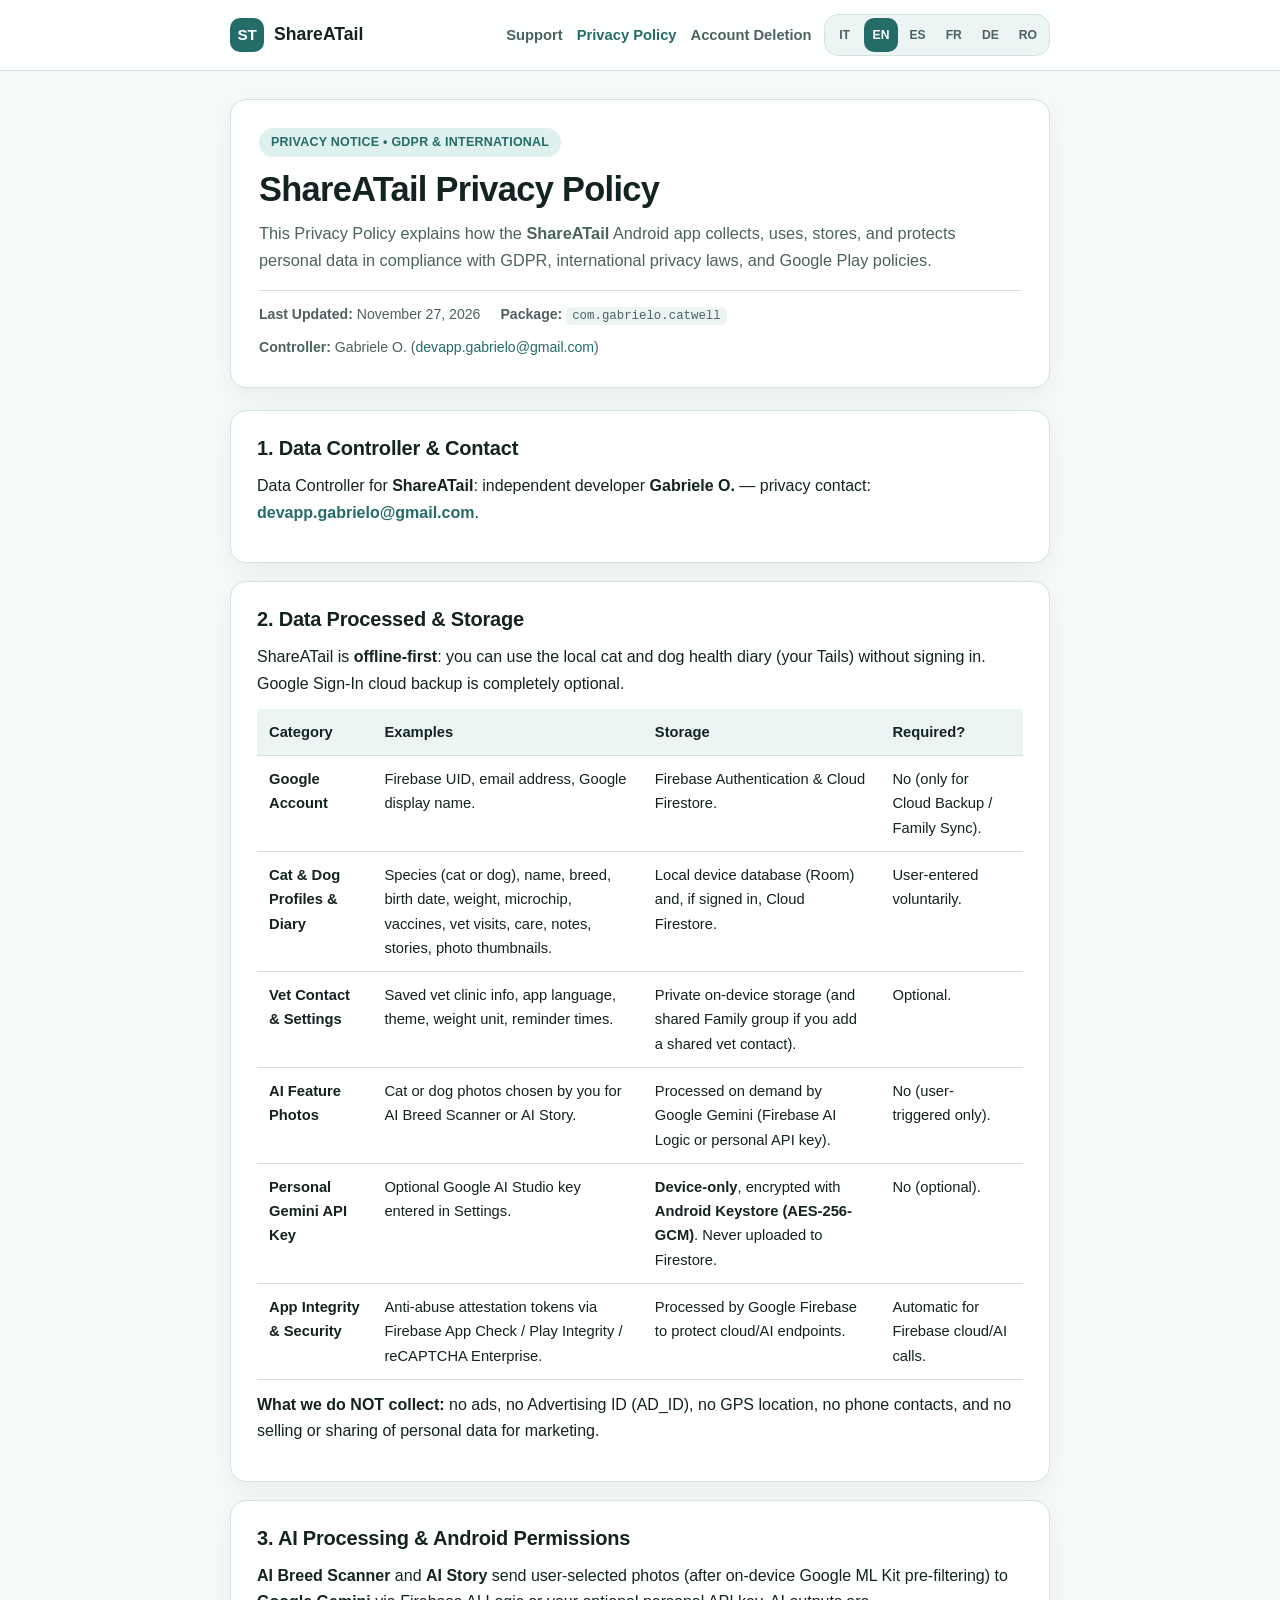
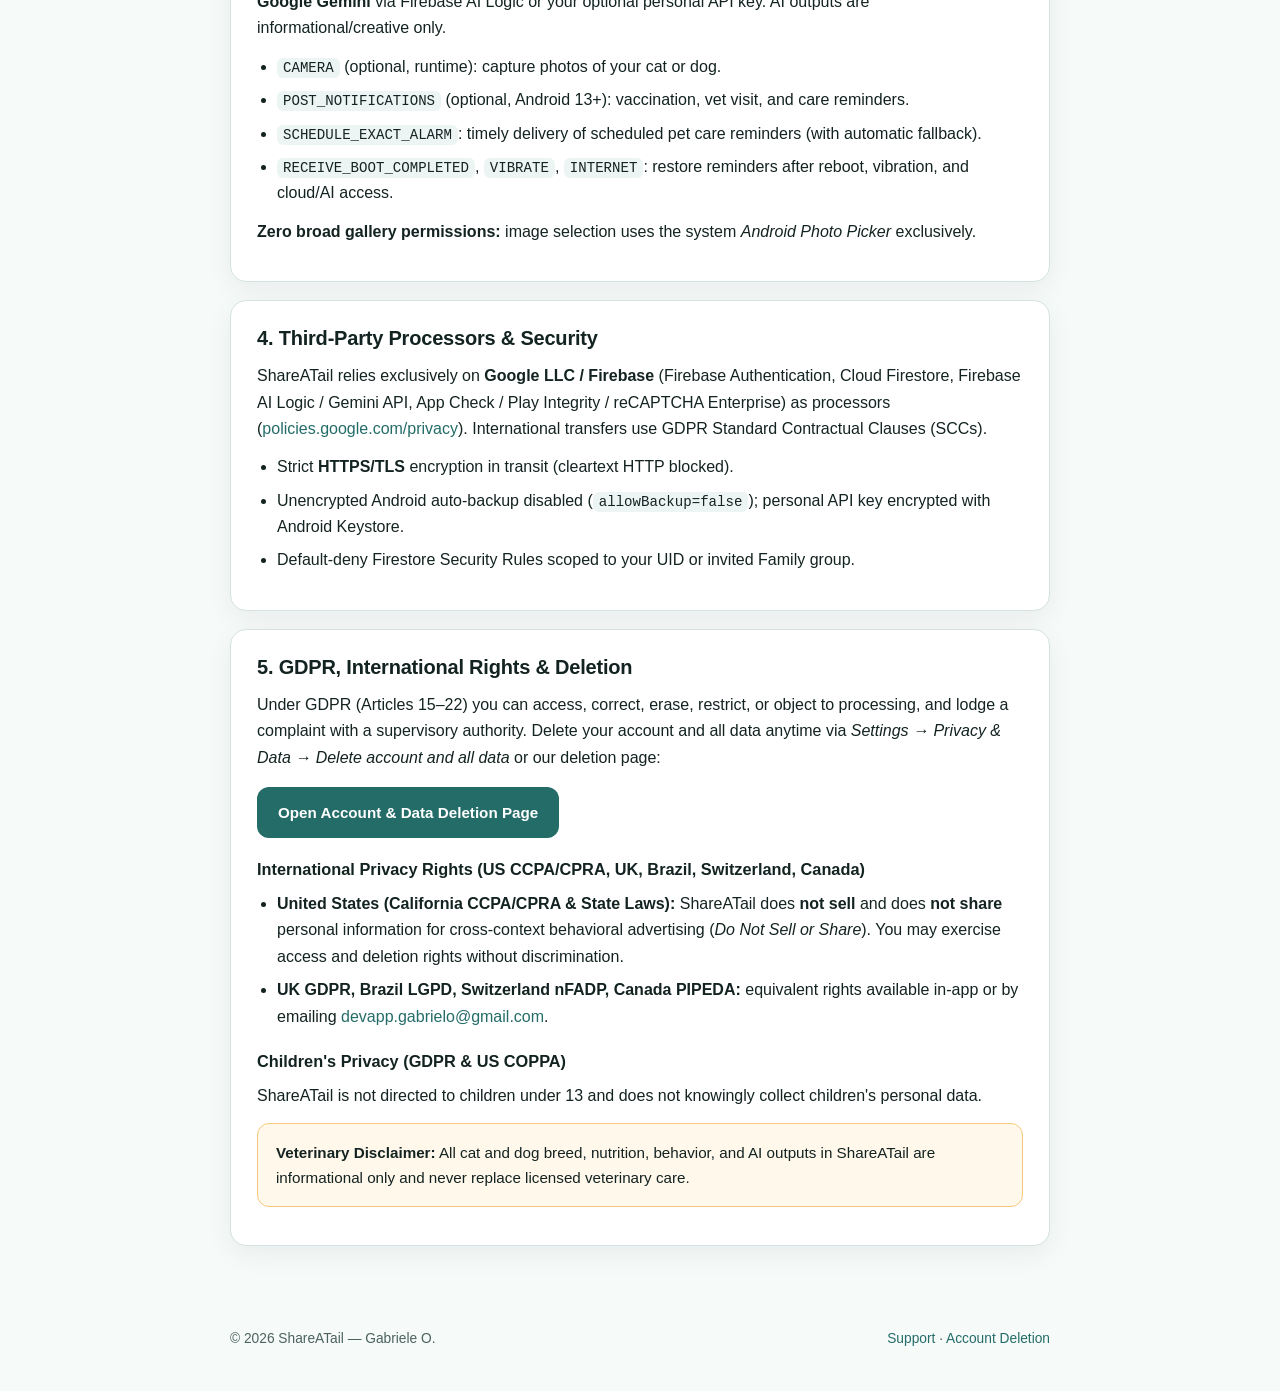
<file: privacy-policy.html>
<!DOCTYPE html>
<html lang="it">
<head>
  <meta charset="UTF-8">
  <meta name="viewport" content="width=device-width, initial-scale=1.0">
  <title>Privacy Policy — ShareATail</title>
  <meta name="description" content="GDPR and international Privacy Policy for the ShareATail Android app in IT, EN, ES, FR, DE, and RO.">
  <link rel="stylesheet" href="styles.css">
</head>
<body>
  <header class="site-header">
    <div class="header-inner">
      <a class="brand" href="index.html">
        <span class="brand-mark" aria-hidden="true">ST</span>
        <span>ShareATail</span>
      </a>
      <div class="header-actions">
        <nav class="nav-links" aria-label="Main navigation">
          <a href="index.html" data-nav="support">Supporto</a>
          <a href="privacy-policy.html" aria-current="page" data-nav="privacy">Privacy Policy</a>
          <a href="account-deletion.html" data-nav="deletion">Eliminazione Account</a>
        </nav>
        <div class="lang-switch" role="group" aria-label="Language switcher">
          <button type="button" class="lang-btn active" data-lang-btn="it" aria-pressed="true">IT</button>
          <button type="button" class="lang-btn" data-lang-btn="en" aria-pressed="false">EN</button>
          <button type="button" class="lang-btn" data-lang-btn="es" aria-pressed="false">ES</button>
          <button type="button" class="lang-btn" data-lang-btn="fr" aria-pressed="false">FR</button>
          <button type="button" class="lang-btn" data-lang-btn="de" aria-pressed="false">DE</button>
          <button type="button" class="lang-btn" data-lang-btn="ro" aria-pressed="false">RO</button>
        </div>
      </div>
    </div>
  </header>

  <main class="container">
    <!-- ITALIAN -->
    <div data-lang="it" id="it">
      <section class="hero">
        <span class="eyebrow">Informativa Privacy • GDPR (UE 2016/679)</span>
        <h1>Privacy Policy di ShareATail</h1>
        <p class="lead">
          Questa informativa descrive come l'applicazione Android <strong>ShareATail</strong>
          raccoglie, utilizza, archivia e protegge i dati personali in conformità al GDPR, alle leggi
          internazionali applicabili e alle norme di Google Play.
        </p>
        <div class="meta-row">
          <span><strong>Ultimo aggiornamento:</strong> 27 Novembre 2026</span>
          <span><strong>Package:</strong> <code>com.gabrielo.catwell</code></span>
          <span><strong>Titolare:</strong> Gabriele O. (<a href="mailto:devapp.gabrielo@gmail.com">devapp.gabrielo@gmail.com</a>)</span>
        </div>
      </section>

      <section class="card">
        <h2>1. Titolare del trattamento e contatti</h2>
        <p>Titolare del trattamento per l'app <strong>ShareATail</strong>: sviluppatore indipendente <strong>Gabriele O.</strong> — contatto privacy: <a href="mailto:devapp.gabrielo@gmail.com?subject=Privacy%20ShareATail"><strong>devapp.gabrielo@gmail.com</strong></a>.</p>
      </section>

      <section class="card">
        <h2>2. Dati trattati e archiviazione</h2>
        <p>ShareATail è <strong>offline-first</strong>: puoi gestire il diario dei tuoi gatti e cani (i tuoi Tail) localmente senza account. Il backup cloud con Google Sign-In è completamente opzionale.</p>
        <div class="table-wrap">
          <table>
            <thead><tr><th>Categoria</th><th>Esempi</th><th>Archiviazione</th><th>Obbligatorio?</th></tr></thead>
            <tbody>
              <tr><td><strong>Account Google</strong></td><td>UID Firebase, email, nome profilo Google.</td><td>Firebase Authentication &amp; Cloud Firestore.</td><td>No (solo se attivi backup/Famiglia).</td></tr>
              <tr><td><strong>Profili gatti/cani e diario</strong></td><td>Specie (gatto o cane), nome, razza, nascita, peso, microchip, vaccini, visite, cure, note, storie e miniature foto.</td><td>Database locale (Room) e, se accedi con Google, Cloud Firestore.</td><td>Inseriti volontariamente.</td></tr>
              <tr><td><strong>Impostazioni e veterinario</strong></td><td>Recapito clinica veterinaria, lingua, tema, unità peso, orari notifiche.</td><td>Solo memoria privata del dispositivo (e Famiglia condivisa se aggiungi il contatto veterinario familiare).</td><td>Facoltativi.</td></tr>
              <tr><td><strong>Foto per funzioni AI</strong></td><td>Immagini di gatti o cani scelte per Scanner Razze AI o AI Story.</td><td>Elaborate su richiesta tramite Google Gemini (Firebase AI Logic o chiave personale).</td><td>No (solo su azione esplicita).</td></tr>
              <tr><td><strong>Chiave API Gemini personale</strong></td><td>Eventuale chiave Google AI Studio inserita dall'utente.</td><td><strong>Solo sul dispositivo</strong>, cifrata con <strong>Android Keystore (AES-256-GCM)</strong>. Mai caricata su Firestore.</td><td>No (facoltativa).</td></tr>
              <tr><td><strong>Integrità e sicurezza</strong></td><td>Token anti-abuso di Firebase App Check / Play Integrity / reCAPTCHA Enterprise.</td><td>Elaborati da Google Firebase per proteggere le API.</td><td>Automatico per funzioni cloud/AI.</td></tr>
            </tbody>
          </table>
        </div>
        <p><strong>Cosa NON raccogliamo:</strong> nessuna pubblicità, nessun ID pubblicitario (AD_ID), nessuna posizione GPS, nessun accesso alla rubrica, nessuna vendita o cessione dati a terzi.</p>
      </section>

      <section class="card">
        <h2>3. Funzioni AI e Permessi Android</h2>
        <p><strong>Scanner Razze AI</strong> e <strong>AI Story</strong> inviano le immagini scelte (dopo pre-filtro locale con Google ML Kit) a <strong>Google Gemini</strong> via Firebase AI Logic o chiave personale dell'utente. Gli output sono informativi/creativi e non medici.</p>
        <ul>
          <li><code>CAMERA</code> (opzionale, runtime): scatto foto del tuo gatto o cane.</li>
          <li><code>POST_NOTIFICATIONS</code> (opzionale, Android 13+): notifiche vaccini, visite e cure.</li>
          <li><code>SCHEDULE_EXACT_ALARM</code>: consegna puntuale di promemoria sanitari programmati (con fallback automatico).</li>
          <li><code>RECEIVE_BOOT_COMPLETED</code>, <code>VIBRATE</code>, <code>INTERNET</code>: ripristino promemoria al riavvio, vibrazione e accesso cloud/AI.</li>
        </ul>
        <p><strong>Zero permessi broad storage:</strong> la selezione foto usa esclusivamente <em>Android Photo Picker</em>.</p>
      </section>

      <section class="card">
        <h2>4. Fornitori terzi e Sicurezza</h2>
        <p>ShareATail si avvale esclusivamente di <strong>Google LLC / Firebase</strong> (Firebase Authentication, Cloud Firestore, Firebase AI Logic / Gemini API, App Check / Play Integrity / reCAPTCHA Enterprise) come responsabili del trattamento (<a href="https://policies.google.com/privacy" target="_blank" rel="noopener noreferrer">policies.google.com/privacy</a>). Trasferimenti extra-UE protetti da Clausole Contrattuali Standard (SCC).</p>
        <ul>
          <li>Traffico esclusivamente <strong>HTTPS/TLS</strong> (cleartext disabilitato).</li>
          <li>Backup automatico non cifrato Android disabilitato (<code>allowBackup=false</code>); chiave API personale cifrata in Android Keystore.</li>
          <li>Firestore Security Rules <em>default-deny</em> isolate per UID proprietario o gruppo Famiglia su invito.</li>
        </ul>
      </section>

      <section class="card">
        <h2>5. Diritti GDPR, Diritti Internazionali e Cancellazione</h2>
        <p>Puoi esercitare i diritti previsti dal GDPR (artt. 15–22: accesso, rettifica, cancellazione, limitazione, opposizione, reclamo al Garante) e cancellare subito account e dati da <em>Impostazioni → Privacy e dati → Elimina account e tutti i dati</em> oppure tramite la nostra pagina dedicata:</p>
        <div class="btn-row"><a class="btn btn-primary" href="account-deletion.html#it">Pagina Eliminazione Account e Dati</a></div>
        <h3>Diritti internazionali (USA CCPA/CPRA, UK, Brasile, Svizzera, Canada)</h3>
        <ul>
          <li><strong>USA (CCPA/CPRA California e leggi statali):</strong> ShareATail <strong>non vende</strong> né <strong>condivide</strong> dati personali per pubblicità comportamentale (<em>Do Not Sell or Share</em>). Diritti di accesso e cancellazione garantiti senza discriminazioni.</li>
          <li><strong>UK GDPR, Brasile LGPD, Svizzera nFADP, Canada PIPEDA:</strong> diritti equivalenti esercitabili in-app o scrivendo a <a href="mailto:devapp.gabrielo@gmail.com">devapp.gabrielo@gmail.com</a>.</li>
        </ul>
        <h3>Minori (GDPR &amp; COPPA USA)</h3>
        <p>ShareATail non è rivolta a minori di 13 anni e non raccoglie consapevolmente dati di bambini.</p>
        <div class="callout"><strong>Disclaimer veterinario:</strong> tutte le informazioni su razze feline e canine, nutrizione, comportamenti e risultati AI hanno scopo esclusivamente informativo e non sostituiscono il medico veterinario.</div>
      </section>
    </div>

    <!-- ENGLISH -->
    <div data-lang="en" id="en" class="lang-hidden">
      <section class="hero">
        <span class="eyebrow">Privacy Notice • GDPR &amp; International</span>
        <h1>ShareATail Privacy Policy</h1>
        <p class="lead">
          This Privacy Policy explains how the <strong>ShareATail</strong> Android
          app collects, uses, stores, and protects personal data in compliance with GDPR, international
          privacy laws, and Google Play policies.
        </p>
        <div class="meta-row">
          <span><strong>Last Updated:</strong> November 27, 2026</span>
          <span><strong>Package:</strong> <code>com.gabrielo.catwell</code></span>
          <span><strong>Controller:</strong> Gabriele O. (<a href="mailto:devapp.gabrielo@gmail.com">devapp.gabrielo@gmail.com</a>)</span>
        </div>
      </section>

      <section class="card">
        <h2>1. Data Controller &amp; Contact</h2>
        <p>Data Controller for <strong>ShareATail</strong>: independent developer <strong>Gabriele O.</strong> — privacy contact: <a href="mailto:devapp.gabrielo@gmail.com?subject=ShareATail%20Privacy"><strong>devapp.gabrielo@gmail.com</strong></a>.</p>
      </section>

      <section class="card">
        <h2>2. Data Processed &amp; Storage</h2>
        <p>ShareATail is <strong>offline-first</strong>: you can use the local cat and dog health diary (your Tails) without signing in. Google Sign-In cloud backup is completely optional.</p>
        <div class="table-wrap">
          <table>
            <thead><tr><th>Category</th><th>Examples</th><th>Storage</th><th>Required?</th></tr></thead>
            <tbody>
              <tr><td><strong>Google Account</strong></td><td>Firebase UID, email address, Google display name.</td><td>Firebase Authentication &amp; Cloud Firestore.</td><td>No (only for Cloud Backup / Family Sync).</td></tr>
              <tr><td><strong>Cat &amp; Dog Profiles &amp; Diary</strong></td><td>Species (cat or dog), name, breed, birth date, weight, microchip, vaccines, vet visits, care, notes, stories, photo thumbnails.</td><td>Local device database (Room) and, if signed in, Cloud Firestore.</td><td>User-entered voluntarily.</td></tr>
              <tr><td><strong>Vet Contact &amp; Settings</strong></td><td>Saved vet clinic info, app language, theme, weight unit, reminder times.</td><td>Private on-device storage (and shared Family group if you add a shared vet contact).</td><td>Optional.</td></tr>
              <tr><td><strong>AI Feature Photos</strong></td><td>Cat or dog photos chosen by you for AI Breed Scanner or AI Story.</td><td>Processed on demand by Google Gemini (Firebase AI Logic or personal API key).</td><td>No (user-triggered only).</td></tr>
              <tr><td><strong>Personal Gemini API Key</strong></td><td>Optional Google AI Studio key entered in Settings.</td><td><strong>Device-only</strong>, encrypted with <strong>Android Keystore (AES-256-GCM)</strong>. Never uploaded to Firestore.</td><td>No (optional).</td></tr>
              <tr><td><strong>App Integrity &amp; Security</strong></td><td>Anti-abuse attestation tokens via Firebase App Check / Play Integrity / reCAPTCHA Enterprise.</td><td>Processed by Google Firebase to protect cloud/AI endpoints.</td><td>Automatic for Firebase cloud/AI calls.</td></tr>
            </tbody>
          </table>
        </div>
        <p><strong>What we do NOT collect:</strong> no ads, no Advertising ID (AD_ID), no GPS location, no phone contacts, and no selling or sharing of personal data for marketing.</p>
      </section>

      <section class="card">
        <h2>3. AI Processing &amp; Android Permissions</h2>
        <p><strong>AI Breed Scanner</strong> and <strong>AI Story</strong> send user-selected photos (after on-device Google ML Kit pre-filtering) to <strong>Google Gemini</strong> via Firebase AI Logic or your optional personal API key. AI outputs are informational/creative only.</p>
        <ul>
          <li><code>CAMERA</code> (optional, runtime): capture photos of your cat or dog.</li>
          <li><code>POST_NOTIFICATIONS</code> (optional, Android 13+): vaccination, vet visit, and care reminders.</li>
          <li><code>SCHEDULE_EXACT_ALARM</code>: timely delivery of scheduled pet care reminders (with automatic fallback).</li>
          <li><code>RECEIVE_BOOT_COMPLETED</code>, <code>VIBRATE</code>, <code>INTERNET</code>: restore reminders after reboot, vibration, and cloud/AI access.</li>
        </ul>
        <p><strong>Zero broad gallery permissions:</strong> image selection uses the system <em>Android Photo Picker</em> exclusively.</p>
      </section>

      <section class="card">
        <h2>4. Third-Party Processors &amp; Security</h2>
        <p>ShareATail relies exclusively on <strong>Google LLC / Firebase</strong> (Firebase Authentication, Cloud Firestore, Firebase AI Logic / Gemini API, App Check / Play Integrity / reCAPTCHA Enterprise) as processors (<a href="https://policies.google.com/privacy" target="_blank" rel="noopener noreferrer">policies.google.com/privacy</a>). International transfers use GDPR Standard Contractual Clauses (SCCs).</p>
        <ul>
          <li>Strict <strong>HTTPS/TLS</strong> encryption in transit (cleartext HTTP blocked).</li>
          <li>Unencrypted Android auto-backup disabled (<code>allowBackup=false</code>); personal API key encrypted with Android Keystore.</li>
          <li>Default-deny Firestore Security Rules scoped to your UID or invited Family group.</li>
        </ul>
      </section>

      <section class="card">
        <h2>5. GDPR, International Rights &amp; Deletion</h2>
        <p>Under GDPR (Articles 15–22) you can access, correct, erase, restrict, or object to processing, and lodge a complaint with a supervisory authority. Delete your account and all data anytime via <em>Settings → Privacy &amp; Data → Delete account and all data</em> or our deletion page:</p>
        <div class="btn-row"><a class="btn btn-primary" href="account-deletion.html#en">Open Account &amp; Data Deletion Page</a></div>
        <h3>International Privacy Rights (US CCPA/CPRA, UK, Brazil, Switzerland, Canada)</h3>
        <ul>
          <li><strong>United States (California CCPA/CPRA &amp; State Laws):</strong> ShareATail does <strong>not sell</strong> and does <strong>not share</strong> personal information for cross-context behavioral advertising (<em>Do Not Sell or Share</em>). You may exercise access and deletion rights without discrimination.</li>
          <li><strong>UK GDPR, Brazil LGPD, Switzerland nFADP, Canada PIPEDA:</strong> equivalent rights available in-app or by emailing <a href="mailto:devapp.gabrielo@gmail.com">devapp.gabrielo@gmail.com</a>.</li>
        </ul>
        <h3>Children's Privacy (GDPR &amp; US COPPA)</h3>
        <p>ShareATail is not directed to children under 13 and does not knowingly collect children's personal data.</p>
        <div class="callout"><strong>Veterinary Disclaimer:</strong> All cat and dog breed, nutrition, behavior, and AI outputs in ShareATail are informational only and never replace licensed veterinary care.</div>
      </section>
    </div>

    <!-- SPANISH -->
    <div data-lang="es" id="es" class="lang-hidden">
      <section class="hero">
        <span class="eyebrow">Política de Privacidad • RGPD e Internacional</span>
        <h1>Política de Privacidad de ShareATail</h1>
        <p class="lead">
          Esta política explica cómo la aplicación Android <strong>ShareATail</strong>
          recopila, utiliza, almacena y protege tus datos personales conforme al RGPD, las leyes
          internacionales y las políticas de Google Play.
        </p>
        <div class="meta-row">
          <span><strong>Última actualización:</strong> 27 de noviembre de 2026</span>
          <span><strong>Paquete:</strong> <code>com.gabrielo.catwell</code></span>
          <span><strong>Responsable:</strong> Gabriele O. (<a href="mailto:devapp.gabrielo@gmail.com">devapp.gabrielo@gmail.com</a>)</span>
        </div>
      </section>

      <section class="card">
        <h2>1. Responsable del tratamiento y contacto</h2>
        <p>Responsable del tratamiento de <strong>ShareATail</strong>: desarrollador independiente <strong>Gabriele O.</strong> — correo de privacidad: <a href="mailto:devapp.gabrielo@gmail.com?subject=Privacidad%20ShareATail"><strong>devapp.gabrielo@gmail.com</strong></a>.</p>
      </section>

      <section class="card">
        <h2>2. Datos tratados y almacenamiento</h2>
        <p>ShareATail funciona primero <strong>sin conexión (offline-first)</strong>: puedes usar el diario local para tus gatos y perros (tus Tails) sin cuenta. El inicio de sesión con Google y la copia en la nube son totalmente opcionales.</p>
        <div class="table-wrap">
          <table>
            <thead><tr><th>Categoría</th><th>Ejemplos</th><th>Almacenamiento</th><th>¿Obligatorio?</th></tr></thead>
            <tbody>
              <tr><td><strong>Cuenta de Google</strong></td><td>UID de Firebase, correo electrónico, nombre visible.</td><td>Firebase Authentication y Cloud Firestore.</td><td>No (solo para copia cloud / Familia).</td></tr>
              <tr><td><strong>Perfiles de gatos/perros y diario</strong></td><td>Especie (gato o perro), nombre, raza, fecha de nacimiento, peso, microchip, vacunas, visitas, cuidados, notas, historias y miniaturas.</td><td>Base local (Room) y, si inicias sesión, Cloud Firestore.</td><td>Introducidos voluntariamente.</td></tr>
              <tr><td><strong>Veterinario y ajustes</strong></td><td>Teléfono/clínica veterinaria, idioma, tema, unidad de peso, horarios de avisos.</td><td>Almacenamiento privado del dispositivo (y grupo Familiar si añades un veterinario compartido).</td><td>Opcional.</td></tr>
              <tr><td><strong>Fotos para funciones IA</strong></td><td>Imágenes de gatos o perros elegidas para Escáner de Razas IA o AI Story.</td><td>Procesadas bajo demanda por Google Gemini (Firebase AI Logic o clave personal).</td><td>No (solo a petición explícita).</td></tr>
              <tr><td><strong>Clave API Gemini personal</strong></td><td>Clave opcional de Google AI Studio introducida en Ajustes.</td><td><strong>Solo local</strong>, cifrada con <strong>Android Keystore (AES-256-GCM)</strong>. Nunca se sube a Firestore.</td><td>No (opcional).</td></tr>
              <tr><td><strong>Seguridad e integridad</strong></td><td>Tokens antiabuso de Firebase App Check / Play Integrity / reCAPTCHA Enterprise.</td><td>Procesados por Google Firebase para proteger los servicios.</td><td>Automático al usar funciones Firebase.</td></tr>
            </tbody>
          </table>
        </div>
        <p><strong>Qué NO recopilamos:</strong> sin anuncios, sin ID de publicidad (AD_ID), sin ubicación GPS, sin acceso a contactos y sin venta ni cesión de datos para marketing.</p>
      </section>

      <section class="card">
        <h2>3. Funciones de IA y Permisos de Android</h2>
        <p>El <strong>Escáner de Razas IA</strong> y <strong>AI Story</strong> envían las fotos elegidas (tras un prefiltro local con Google ML Kit) a <strong>Google Gemini</strong> mediante Firebase AI Logic o tu clave personal opcional. Los resultados son solo informativos y creativos.</p>
        <ul>
          <li><code>CAMERA</code> (opcional): tomar fotos de tu gato o perro.</li>
          <li><code>POST_NOTIFICATIONS</code> (opcional, Android 13+): recordatorios de vacunas, citas y cuidados.</li>
          <li><code>SCHEDULE_EXACT_ALARM</code>: entrega puntual de recordatorios sanitarios programados (con alternativa automática).</li>
          <li><code>RECEIVE_BOOT_COMPLETED</code>, <code>VIBRATE</code>, <code>INTERNET</code>: restaurar avisos tras reiniciar, vibración y sincronización/IA.</li>
        </ul>
        <p><strong>Sin permisos amplios de almacenamiento:</strong> las imágenes se seleccionan exclusivamente mediante <em>Android Photo Picker</em>.</p>
      </section>

      <section class="card">
        <h2>4. Proveedores externos y Seguridad</h2>
        <p>ShareATail utiliza únicamente servicios de <strong>Google LLC / Firebase</strong> (Authentication, Firestore, AI Logic / Gemini API, App Check / Play Integrity / reCAPTCHA Enterprise) como encargados del tratamiento (<a href="https://policies.google.com/privacy" target="_blank" rel="noopener noreferrer">policies.google.com/privacy</a>), con Cláusulas Contractuales Tipo (SCC) para transferencias internacionales.</p>
        <ul>
          <li>Tráfico 100% <strong>HTTPS/TLS</strong> (HTTP sin cifrar bloqueado).</li>
          <li>Copia automática sin cifrar desactivada (<code>allowBackup=false</code>) y clave personal cifrada en Android Keystore.</li>
          <li>Reglas de seguridad Firestore <em>default-deny</em> aisladas por UID o grupo Familiar invitado.</li>
        </ul>
      </section>

      <section class="card">
        <h2>5. Derechos RGPD, Derechos Internacionales y Eliminación</h2>
        <p>Conforme al RGPD (arts. 15–22), puedes acceder, rectificar, suprimir o limitar tus datos y reclamar ante tu autoridad de control. Elimina tu cuenta y datos al instante en <em>Ajustes → Privacidad y datos → Eliminar cuenta y todos los datos</em> o en nuestra página web:</p>
        <div class="btn-row"><a class="btn btn-primary" href="account-deletion.html#es">Página de Eliminación de Cuenta y Datos</a></div>
        <h3>Derechos internacionales (EE. UU. CCPA/CPRA, Reino Unido, Brasil, Suiza, Canadá)</h3>
        <p>ShareATail <strong>no vende</strong> ni <strong>comparte</strong> datos personales para publicidad dirigida (<em>Do Not Sell or Share</em>). Los residentes de EE. UU. (CCPA/CPRA), Reino Unido (UK GDPR), Brasil (LGPD), Suiza (nFADP) y Canadá (PIPEDA) disfrutan de los mismos derechos de acceso y eliminación sin discriminación escribiendo a <a href="mailto:devapp.gabrielo@gmail.com">devapp.gabrielo@gmail.com</a>.</p>
        <h3>Menores (RGPD y COPPA)</h3>
        <p>ShareATail no está dirigida a menores de 13 años y no recopila conscientemente datos de niños.</p>
        <div class="callout"><strong>Aviso veterinario:</strong> la información sobre razas de gatos y perros, nutrición, comportamientos y resultados de IA es meramente informativa y nunca sustituye a un veterinario.</div>
      </section>
    </div>

    <!-- FRENCH -->
    <div data-lang="fr" id="fr" class="lang-hidden">
      <section class="hero">
        <span class="eyebrow">Politique de Confidentialité • RGPD &amp; International</span>
        <h1>Politique de Confidentialité de ShareATail</h1>
        <p class="lead">
          Cette politique explique comment l'application Android <strong>ShareATail</strong>
          collecte, utilise, conserve et protège vos données personnelles conformément au RGPD,
          aux lois internationales et aux règles de Google Play.
        </p>
        <div class="meta-row">
          <span><strong>Dernière mise à jour :</strong> 27 novembre 2026</span>
          <span><strong>Package :</strong> <code>com.gabrielo.catwell</code></span>
          <span><strong>Responsable :</strong> Gabriele O. (<a href="mailto:devapp.gabrielo@gmail.com">devapp.gabrielo@gmail.com</a>)</span>
        </div>
      </section>

      <section class="card">
        <h2>1. Responsable du traitement et contact</h2>
        <p>Responsable du traitement pour <strong>ShareATail</strong> : développeur indépendant <strong>Gabriele O.</strong> — contact confidentialité : <a href="mailto:devapp.gabrielo@gmail.com?subject=Confidentialite%20ShareATail"><strong>devapp.gabrielo@gmail.com</strong></a>.</p>
      </section>

      <section class="card">
        <h2>2. Données traitées et stockage</h2>
        <p>ShareATail fonctionne d'abord <strong>hors ligne (offline-first)</strong> : vous pouvez tenir le carnet de santé local de vos chats et chiens (vos Tails) sans compte. La connexion Google et la sauvegarde cloud sont entièrement facultatives.</p>
        <div class="table-wrap">
          <table>
            <thead><tr><th>Catégorie</th><th>Exemples</th><th>Stockage</th><th>Obligatoire ?</th></tr></thead>
            <tbody>
              <tr><td><strong>Compte Google</strong></td><td>UID Firebase, adresse e-mail, nom affiché.</td><td>Firebase Authentication &amp; Cloud Firestore.</td><td>Non (uniquement pour cloud / Famille).</td></tr>
              <tr><td><strong>Profils chats/chiens et carnet</strong></td><td>Espèce (chat ou chien), nom, race, naissance, poids, puce, vaccins, visites, soins, notes, histoires et vignettes photo.</td><td>Base locale (Room) et, si connecté, Cloud Firestore.</td><td>Saisis volontairement.</td></tr>
              <tr><td><strong>Vétérinaire et réglages</strong></td><td>Coordonnées de la clinique, langue, thème, unité de poids, rappels.</td><td>Stockage privé de l'appareil (et groupe Famille si partagé).</td><td>Facultatif.</td></tr>
              <tr><td><strong>Photos pour l'IA</strong></td><td>Photos de chats ou chiens sélectionnées pour le Scanner de Races IA ou AI Story.</td><td>Traitées à la demande par Google Gemini (Firebase AI Logic ou clé personnelle).</td><td>Non (sur action explicite).</td></tr>
              <tr><td><strong>Clé API Gemini personnelle</strong></td><td>Clé Google AI Studio facultative saisie dans les Paramètres.</td><td><strong>Uniquement locale</strong>, chiffrée via <strong>Android Keystore (AES-256-GCM)</strong>. Jamais envoyée sur Firestore.</td><td>Non (facultative).</td></tr>
              <tr><td><strong>Sécurité et intégrité</strong></td><td>Jetons anti-abus Firebase App Check / Play Integrity / reCAPTCHA Enterprise.</td><td>Traités par Google Firebase pour sécuriser les services.</td><td>Automatique pour les appels Firebase.</td></tr>
            </tbody>
          </table>
        </div>
        <p><strong>Ce que nous NE collectons PAS :</strong> aucune publicité, aucun identifiant publicitaire (AD_ID), aucune localisation GPS, aucun accès aux contacts et aucune vente ni partage commercial des données.</p>
      </section>

      <section class="card">
        <h2>3. Traitement IA et Autorisations Android</h2>
        <p>Le <strong>Scanner de Races IA</strong> et <strong>AI Story</strong> transmettent les images choisies (après pré-filtrage local Google ML Kit) à <strong>Google Gemini</strong> via Firebase AI Logic ou votre clé personnelle facultative. Les résultats sont purement informatifs et créatifs.</p>
        <ul>
          <li><code>CAMERA</code> (facultative) : prendre des photos de votre chat ou chien.</li>
          <li><code>POST_NOTIFICATIONS</code> (facultative, Android 13+) : rappels de vaccins, rendez-vous et soins.</li>
          <li><code>SCHEDULE_EXACT_ALARM</code> : envoi ponctuel des rappels de santé programmés (avec solution de repli automatique).</li>
          <li><code>RECEIVE_BOOT_COMPLETED</code>, <code>VIBRATE</code>, <code>INTERNET</code> : restauration des rappels après redémarrage, vibration et accès cloud/IA.</li>
        </ul>
        <p><strong>Aucune autorisation large d'accès à la galerie :</strong> la sélection utilise exclusivement le sélecteur système <em>Android Photo Picker</em>.</p>
      </section>

      <section class="card">
        <h2>4. Sous-traitants et Sécurité</h2>
        <p>ShareATail utilise uniquement <strong>Google LLC / Firebase</strong> (Authentication, Firestore, AI Logic / Gemini API, App Check / Play Integrity / reCAPTCHA Enterprise) en tant que sous-traitant (<a href="https://policies.google.com/privacy" target="_blank" rel="noopener noreferrer">policies.google.com/privacy</a>), avec Clauses Contractuelles Types (CCT) pour les transferts hors EEE.</p>
        <ul>
          <li>Communications strictement en <strong>HTTPS/TLS</strong> (HTTP en clair bloqué).</li>
          <li>Sauvegarde automatique non chiffrée désactivée (<code>allowBackup=false</code>) ; clé API personnelle chiffrée via Android Keystore.</li>
          <li>Règles de sécurité Firestore <em>default-deny</em> isolées par UID ou groupe Famille sur invitation.</li>
        </ul>
      </section>

      <section class="card">
        <h2>5. Droits RGPD, Droits Internationaux et Suppression</h2>
        <p>Conformément au RGPD (art. 15–22), vous disposez des droits d'accès, de rectification, d'effacement, de limitation, d'opposition et de réclamation auprès de la CNIL ou de votre autorité locale. Supprimez compte et données dans <em>Paramètres → Confidentialité et données → Supprimer le compte et toutes les données</em> ou via notre page dédiée :</p>
        <div class="btn-row"><a class="btn btn-primary" href="account-deletion.html#fr">Page de Suppression du Compte</a></div>
        <h3>Droits internationaux (États-Unis CCPA/CPRA, Royaume-Uni, Brésil, Suisse, Canada)</h3>
        <p>ShareATail <strong>ne vend pas</strong> et <strong>ne partage pas</strong> de données personnelles pour la publicité ciblée (<em>Do Not Sell or Share</em>). Les utilisateurs aux États-Unis (CCPA/CPRA), Royaume-Uni (UK GDPR), Brésil (LGPD), Suisse (nLPD) et Canada (LPRPDE) bénéficient de droits équivalents sans discrimination via <a href="mailto:devapp.gabrielo@gmail.com">devapp.gabrielo@gmail.com</a>.</p>
        <h3>Mineurs (RGPD &amp; COPPA)</h3>
        <p>ShareATail ne s'adresse pas aux enfants de moins de 13 ans et ne collecte pas sciemment leurs données.</p>
        <div class="callout"><strong>Avertissement vétérinaire :</strong> les informations sur les races félines et canines, la nutrition, les comportements et les résultats IA sont fournies à titre informatif uniquement et ne remplacent jamais un vétérinaire.</div>
      </section>
    </div>

    <!-- GERMAN -->
    <div data-lang="de" id="de" class="lang-hidden">
      <section class="hero">
        <span class="eyebrow">Datenschutzerklärung • DSGVO &amp; International</span>
        <h1>Datenschutzerklärung für ShareATail</h1>
        <p class="lead">
          Diese Datenschutzerklärung erläutert, wie die Android-App <strong>ShareATail</strong>
          personenbezogene Daten gemäß DSGVO, internationalen Datenschutzgesetzen und
          Google-Play-Richtlinien verarbeitet und schützt.
        </p>
        <div class="meta-row">
          <span><strong>Stand:</strong> 27. November 2026</span>
          <span><strong>Paket:</strong> <code>com.gabrielo.catwell</code></span>
          <span><strong>Verantwortlicher:</strong> Gabriele O. (<a href="mailto:devapp.gabrielo@gmail.com">devapp.gabrielo@gmail.com</a>)</span>
        </div>
      </section>

      <section class="card">
        <h2>1. Verantwortlicher und Kontakt</h2>
        <p>Verantwortlicher für <strong>ShareATail</strong>: unabhängiger Entwickler <strong>Gabriele O.</strong> — Datenschutzkontakt: <a href="mailto:devapp.gabrielo@gmail.com?subject=Datenschutz%20ShareATail"><strong>devapp.gabrielo@gmail.com</strong></a>.</p>
      </section>

      <section class="card">
        <h2>2. Verarbeitete Daten und Speicherung</h2>
        <p>ShareATail arbeitet <strong>offline-first</strong>: Das lokale Gesundheitstagebuch für deine Katzen und Hunde (deine Tails) funktioniert ohne Konto. Google Sign-In und Cloud-Backup sind vollständig optional.</p>
        <div class="table-wrap">
          <table>
            <thead><tr><th>Kategorie</th><th>Beispiele</th><th>Speicherort</th><th>Erforderlich?</th></tr></thead>
            <tbody>
              <tr><td><strong>Google-Konto</strong></td><td>Firebase-UID, E-Mail-Adresse, Anzeigename.</td><td>Firebase Authentication &amp; Cloud Firestore.</td><td>Nein (nur für Cloud-Backup / Familie).</td></tr>
              <tr><td><strong>Katzen- &amp; Hundeprofile / Tagebuch</strong></td><td>Tierart (Katze oder Hund), Name, Rasse, Geburtsdatum, Gewicht, Mikrochip, Impfungen, Besuche, Pflege, Notizen, Geschichten, Vorschaubilder.</td><td>Lokale Datenbank (Room) und bei Anmeldung Cloud Firestore.</td><td>Freiwillige Eingabe.</td></tr>
              <tr><td><strong>Tierarzt &amp; Einstellungen</strong></td><td>Tierarztkontakt, App-Sprache, Design, Gewichtseinheit, Erinnerungszeiten.</td><td>Privater Gerätespeicher (und Familiengruppe, sofern geteilt).</td><td>Optional.</td></tr>
              <tr><td><strong>Fotos für KI-Funktionen</strong></td><td>Vom Nutzer gewählte Katzen- oder Hundefotos für KI-Rassenscanner oder AI Story.</td><td>Bedarfsweise Verarbeitung über Google Gemini (Firebase AI Logic oder eigener Schlüssel).</td><td>Nein (nur auf Nutzeraktion).</td></tr>
              <tr><td><strong>Eigener Gemini-API-Schlüssel</strong></td><td>Optionaler Google-AI-Studio-Schlüssel in den Einstellungen.</td><td><strong>Nur lokal</strong>, verschlüsselt mit <strong>Android Keystore (AES-256-GCM)</strong>. Nie in Firestore gespeichert.</td><td>Nein (optional).</td></tr>
              <tr><td><strong>Sicherheit &amp; Integrität</strong></td><td>Missbrauchsschutz-Tokens via Firebase App Check / Play Integrity / reCAPTCHA Enterprise.</td><td>Verarbeitet durch Google Firebase zum Schutz der APIs.</td><td>Automatisch bei Firebase-Nutzung.</td></tr>
            </tbody>
          </table>
        </div>
        <p><strong>Was wir NICHT erheben:</strong> keine Werbung, keine Werbe-ID (AD_ID), keinen GPS-Standort, keinen Zugriff auf Kontakte und keinen Verkauf oder Weitergabe von Daten zu Werbezwecken.</p>
      </section>

      <section class="card">
        <h2>3. KI-Verarbeitung und Android-Berechtigungen</h2>
        <p><strong>KI-Rassenscanner</strong> und <strong>AI Story</strong> senden ausgewählte Fotos (nach lokaler Vorprüfung via Google ML Kit) an <strong>Google Gemini</strong> über Firebase AI Logic oder deinen optionalen eigenen API-Schlüssel. Ergebnisse dienen ausschließlich Informations- und Unterhaltungszwecken.</p>
        <ul>
          <li><code>CAMERA</code> (optional): Fotos von Katze oder Hund aufnehmen.</li>
          <li><code>POST_NOTIFICATIONS</code> (optional, Android 13+): Impf-, Termin- und Pflegeerinnerungen.</li>
          <li><code>SCHEDULE_EXACT_ALARM</code>: pünktliche Zustellung geplanter Gesundheitserinnerungen (mit automatischem Fallback).</li>
          <li><code>RECEIVE_BOOT_COMPLETED</code>, <code>VIBRATE</code>, <code>INTERNET</code>: Wiederherstellung nach Neustart, Vibration und Cloud-/KI-Zugriff.</li>
        </ul>
        <p><strong>Keine umfassenden Galerie-Berechtigungen:</strong> Bilder werden ausschließlich über den <em>Android Photo Picker</em> gewählt.</p>
      </section>

      <section class="card">
        <h2>4. Auftragsverarbeiter und Sicherheit</h2>
        <p>ShareATail nutzt ausschließlich Dienste von <strong>Google LLC / Firebase</strong> (Authentication, Firestore, AI Logic / Gemini API, App Check / Play Integrity / reCAPTCHA Enterprise) als Auftragsverarbeiter (<a href="https://policies.google.com/privacy" target="_blank" rel="noopener noreferrer">policies.google.com/privacy</a>). Internationale Übermittlungen erfolgen auf Basis von EU-Standardvertragsklauseln (SCC).</p>
        <ul>
          <li>Ausschließlich <strong>HTTPS/TLS</strong>-Übertragung (Klartext-HTTP blockiert).</li>
          <li>Unverschlüsseltes Android-Auto-Backup deaktiviert (<code>allowBackup=false</code>); eigener API-Schlüssel per Android Keystore verschlüsselt.</li>
          <li><em>Default-Deny</em>-Firestore-Sicherheitsregeln, isoliert pro UID oder eingeladener Familiengruppe.</li>
        </ul>
      </section>

      <section class="card">
        <h2>5. DSGVO-Rechte, Internationale Rechte und Löschung</h2>
        <p>Gemäß DSGVO (Art. 15–22) hast du das Recht auf Auskunft, Berichtigung, Löschung, Einschränkung, Widerspruch sowie Beschwerde bei einer Aufsichtsbehörde. Lösche Konto und Daten jederzeit unter <em>Einstellungen → Datenschutz &amp; Daten → Konto und alle Daten löschen</em> oder über unsere Löschseite:</p>
        <div class="btn-row"><a class="btn btn-primary" href="account-deletion.html#de">Zur Konto- &amp; Datenlöschung</a></div>
        <h3>Internationale Rechte (USA CCPA/CPRA, UK, Brasilien, Schweiz, Kanada)</h3>
        <p>ShareATail <strong>verkauft</strong> und <strong>teilt keine</strong> personenbezogenen Daten für personalisierte Werbung (<em>Do Not Sell or Share</em>). Nutzer in den USA (CCPA/CPRA), Großbritannien (UK GDPR), Brasilien (LGPD), der Schweiz (nDSG) und Kanada (PIPEDA) können entsprechende Rechte diskriminierungsfrei über <a href="mailto:devapp.gabrielo@gmail.com">devapp.gabrielo@gmail.com</a> ausüben.</p>
        <h3>Kinder (DSGVO &amp; US COPPA)</h3>
        <p>ShareATail richtet sich nicht an Kinder unter 13 Jahren und erhebt wissentlich keine Kinderdaten.</p>
        <div class="callout"><strong>Tierärztlicher Hinweis:</strong> Alle Rasse-, Ernährungs-, Verhaltens- und KI-Inhalte für Katzen und Hunde sind rein informativ und ersetzen niemals einen Tierarzt.</div>
      </section>
    </div>

    <!-- ROMANIAN -->
    <div data-lang="ro" id="ro" class="lang-hidden">
      <section class="hero">
        <span class="eyebrow">Politică de Confidențialitate • GDPR &amp; Internațional</span>
        <h1>Politica de Confidențialitate ShareATail</h1>
        <p class="lead">
          Această politică explică modul în care aplicația Android <strong>ShareATail</strong>
          colectează, utilizează, stochează și protejează datele personale în conformitate cu
          GDPR, legislația internațională și politicile Google Play.
        </p>
        <div class="meta-row">
          <span><strong>Ultima actualizare:</strong> 27 Noiembrie 2026</span>
          <span><strong>Pachet:</strong> <code>com.gabrielo.catwell</code></span>
          <span><strong>Operator:</strong> Gabriele O. (<a href="mailto:devapp.gabrielo@gmail.com">devapp.gabrielo@gmail.com</a>)</span>
        </div>
      </section>

      <section class="card">
        <h2>1. Operatorul de date și contact</h2>
        <p>Operatorul de date pentru <strong>ShareATail</strong> este dezvoltatorul independent <strong>Gabriele O.</strong> — contact confidențialitate: <a href="mailto:devapp.gabrielo@gmail.com?subject=Confidentialitate%20ShareATail"><strong>devapp.gabrielo@gmail.com</strong></a>.</p>
      </section>

      <section class="card">
        <h2>2. Datele prelucrate și stocarea</h2>
        <p>ShareATail are o arhitectură <strong>offline-first</strong>: poți folosi jurnalul local pentru pisicile și câinii tăi (Tails) fără cont. Autentificarea cu Google și backup-ul în cloud sunt complet opționale.</p>
        <div class="table-wrap">
          <table>
            <thead><tr><th>Categorie</th><th>Exemple</th><th>Stocare</th><th>Obligatoriu?</th></tr></thead>
            <tbody>
              <tr><td><strong>Cont Google</strong></td><td>UID Firebase, adresă email, nume afișat.</td><td>Firebase Authentication și Cloud Firestore.</td><td>Nu (doar pentru Backup Cloud / Familie).</td></tr>
              <tr><td><strong>Profile pisici/câini și jurnal</strong></td><td>Specie (pisică sau câine), nume, rasă, data nașterii, greutate, microcip, vaccinuri, vizite, îngrijire, note, povești și miniaturi foto.</td><td>Bază locală (Room) și, dacă ești conectat, Cloud Firestore.</td><td>Introduse voluntar.</td></tr>
              <tr><td><strong>Veterinar și setări</strong></td><td>Date clinică veterinară, limbă, temă, unitate greutate, ore notificări.</td><td>Stocare privată pe dispozitiv (și grupul de Familie, dacă este partajat).</td><td>Opțional.</td></tr>
              <tr><td><strong>Fotografii pentru AI</strong></td><td>Imagini cu pisici sau câini alese pentru Scanner Rase AI sau AI Story.</td><td>Procesate la cerere prin Google Gemini (Firebase AI Logic sau cheie personală).</td><td>Nu (doar la acțiunea utilizatorului).</td></tr>
              <tr><td><strong>Cheie API Gemini personală</strong></td><td>Cheie opțională Google AI Studio introdusă în Setări.</td><td><strong>Doar local</strong>, criptată cu <strong>Android Keystore (AES-256-GCM)</strong>. Nu se încarcă niciodată în Firestore.</td><td>Nu (opțională).</td></tr>
              <tr><td><strong>Securitate și integritate</strong></td><td>Token-uri anti-abuz Firebase App Check / Play Integrity / reCAPTCHA Enterprise.</td><td>Procesate de Google Firebase pentru protecția API-urilor.</td><td>Automat la utilizarea serviciilor Firebase.</td></tr>
            </tbody>
          </table>
        </div>
        <p><strong>Ce NU colectăm:</strong> fără reclame, fără ID publicitar (AD_ID), fără locație GPS, fără acces la contacte și fără vânzarea sau partajarea datelor pentru marketing.</p>
      </section>

      <section class="card">
        <h2>3. Procesare AI și Permisiuni Android</h2>
        <p><strong>Scanner Rase AI</strong> și <strong>AI Story</strong> trimit imaginile selectate (după pre-filtrare locală cu Google ML Kit) către <strong>Google Gemini</strong> prin Firebase AI Logic sau cheia ta personală opțională. Rezultatele au doar scop informativ și creativ.</p>
        <ul>
          <li><code>CAMERA</code> (opțională): realizarea de fotografii pisicii sau câinelui tău.</li>
          <li><code>POST_NOTIFICATIONS</code> (opțională, Android 13+): notificări pentru vaccinuri, vizite și îngrijire.</li>
          <li><code>SCHEDULE_EXACT_ALARM</code>: livrarea la timp a memento-urilor medicale programate (cu fallback automat).</li>
          <li><code>RECEIVE_BOOT_COMPLETED</code>, <code>VIBRATE</code>, <code>INTERNET</code>: restaurare notificări la repornire, vibrație și acces cloud/AI.</li>
        </ul>
        <p><strong>Fără permisiuni extinse de galerie:</strong> selecția fotografiilor folosește exclusiv <em>Android Photo Picker</em>.</p>
      </section>

      <section class="card">
        <h2>4. Furnizori terți și Securitate</h2>
        <p>ShareATail folosește exclusiv <strong>Google LLC / Firebase</strong> (Authentication, Firestore, AI Logic / Gemini API, App Check / Play Integrity / reCAPTCHA Enterprise) ca persoane împuternicite (<a href="https://policies.google.com/privacy" target="_blank" rel="noopener noreferrer">policies.google.com/privacy</a>), cu Clauze Contractuale Standard (SCC) pentru transferuri internaționale.</p>
        <ul>
          <li>Trafic exclusiv <strong>HTTPS/TLS</strong> (HTTP necriptat blocat).</li>
          <li>Backup automat necriptat dezactivat (<code>allowBackup=false</code>); cheia API personală este criptată cu Android Keystore.</li>
          <li>Reguli de securitate Firestore <em>default-deny</em> izolate per UID sau grup de Familie pe bază de invitație.</li>
        </ul>
      </section>

      <section class="card">
        <h2>5. Drepturi GDPR, Drepturi Internaționale și Ștergere</h2>
        <p>Conform GDPR (art. 15–22), ai dreptul de acces, rectificare, ștergere, restricționare, opoziție și plângere la autoritatea de supraveghere. Poți șterge contul și datele din <em>Setări → Confidențialitate și date → Șterge contul și toate datele</em> sau pe pagina noastră dedicată:</p>
        <div class="btn-row"><a class="btn btn-primary" href="account-deletion.html#ro">Pagina de Ștergere Cont și Date</a></div>
        <h3>Drepturi internaționale (SUA CCPA/CPRA, UK, Brazilia, Elveția, Canada)</h3>
        <p>ShareATail <strong>nu vinde</strong> și <strong>nu partajează</strong> date personale pentru publicitate comportamentală (<em>Do Not Sell or Share</em>). Utilizatorii din SUA (CCPA/CPRA), Marea Britanie (UK GDPR), Brazilia (LGPD), Elveția (nFADP) și Canada (PIPEDA) beneficiază de drepturi echivalente fără discriminare scriind la <a href="mailto:devapp.gabrielo@gmail.com">devapp.gabrielo@gmail.com</a>.</p>
        <h3>Minori (GDPR &amp; COPPA SUA)</h3>
        <p>ShareATail nu se adresează copiilor sub 13 ani și nu colectează cu bună știință datele acestora.</p>
        <div class="callout"><strong>Notă veterinară:</strong> toate informațiile despre rase de pisici și câini, nutriție, comportament și rezultatele AI sunt exclusiv informative și nu înlocuiesc medicul veterinar.</div>
      </section>
    </div>
  </main>

  <footer class="site-footer">
    <span>© 2026 ShareATail — Gabriele O.</span>
    <span><a href="index.html">Support</a> · <a href="account-deletion.html">Account Deletion</a></span>
  </footer>

  <script>
    (function () {
      var SUPPORTED = ['it', 'en', 'es', 'fr', 'de', 'ro'];
      var NAV_LABELS = {
        it: { support: 'Supporto', privacy: 'Privacy Policy', deletion: 'Eliminazione Account' },
        en: { support: 'Support', privacy: 'Privacy Policy', deletion: 'Account Deletion' },
        es: { support: 'Soporte', privacy: 'Privacidad', deletion: 'Eliminar Cuenta' },
        fr: { support: 'Assistance', privacy: 'Confidentialité', deletion: 'Supprimer le Compte' },
        de: { support: 'Support', privacy: 'Datenschutz', deletion: 'Konto löschen' },
        ro: { support: 'Suport', privacy: 'Confidențialitate', deletion: 'Ștergere Cont' }
      };
      function setLang(lang, persist) {
        if (SUPPORTED.indexOf(lang) === -1) lang = 'en';
        document.documentElement.lang = lang;
        document.querySelectorAll('[data-lang]').forEach(function (el) {
          el.classList.toggle('lang-hidden', el.getAttribute('data-lang') !== lang);
        });
        document.querySelectorAll('[data-lang-btn]').forEach(function (btn) {
          var active = btn.getAttribute('data-lang-btn') === lang;
          btn.classList.toggle('active', active);
          btn.setAttribute('aria-pressed', active ? 'true' : 'false');
        });
        var labels = NAV_LABELS[lang] || NAV_LABELS.en;
        document.querySelectorAll('[data-nav]').forEach(function (el) {
          var key = el.getAttribute('data-nav');
          if (labels[key]) el.textContent = labels[key];
        });
        if (persist) {
          try { sessionStorage.setItem('shareatail_legal_lang', lang); } catch (e) {}
        }
      }
      function detectInitialLang() {
        var hash = (window.location.hash || '').toLowerCase();
        var param = (new URLSearchParams(window.location.search).get('lang') || '').toLowerCase();
        if (SUPPORTED.indexOf(param) !== -1) return param;
        for (var i = 0; i < SUPPORTED.length; i++) {
          var code = SUPPORTED[i];
          if (hash === '#' + code || hash.indexOf('#' + code + '-') === 0) return code;
        }
        try {
          var saved = sessionStorage.getItem('shareatail_legal_lang') || sessionStorage.getItem('catwell_legal_lang');
          if (SUPPORTED.indexOf(saved) !== -1) return saved;
        } catch (e) {}
        var browserLang = (navigator.language || (navigator.languages && navigator.languages[0]) || 'en').toLowerCase().slice(0, 2);
        return SUPPORTED.indexOf(browserLang) !== -1 ? browserLang : 'en';
      }
      setLang(detectInitialLang(), false);
      document.querySelectorAll('[data-lang-btn]').forEach(function (btn) {
        btn.addEventListener('click', function () {
          setLang(btn.getAttribute('data-lang-btn'), true);
        });
      });
    })();
  </script>
</body>
</html>
</file>
<file: styles.css>
:root {
  --bg: #f6faf9;
  --surface: #ffffff;
  --surface-subtle: #edf5f4;
  --text: #132321;
  --text-muted: #4b625f;
  --primary: #246c68;
  --primary-hover: #1c5754;
  --primary-soft: #dff1ef;
  --accent: #e07a5f;
  --border: #d4e3e1;
  --danger: #b42318;
  --danger-soft: #fee4e2;
  --warning-bg: #fff8eb;
  --warning-border: #f5c97b;
  --shadow: 0 8px 28px rgba(20, 56, 54, 0.06);
  --radius: 16px;
}

@media (prefers-color-scheme: dark) {
  :root {
    --bg: #0c1514;
    --surface: #132120;
    --surface-subtle: #192b29;
    --text: #eaf3f2;
    --text-muted: #a4bcb9;
    --primary: #52b8b1;
    --primary-hover: #75cfc9;
    --primary-soft: rgba(82, 184, 177, 0.16);
    --accent: #f0957d;
    --border: #243b39;
    --danger: #fda29b;
    --danger-soft: rgba(240, 68, 56, 0.16);
    --warning-bg: rgba(245, 158, 11, 0.12);
    --warning-border: rgba(245, 158, 11, 0.35);
    --shadow: 0 12px 32px rgba(0, 0, 0, 0.35);
  }
}

* {
  box-sizing: border-box;
}

html {
  scroll-behavior: smooth;
}

body {
  margin: 0;
  font-family: -apple-system, BlinkMacSystemFont, "Segoe UI", Roboto, Inter, Helvetica, Arial, sans-serif;
  background: var(--bg);
  color: var(--text);
  line-height: 1.65;
  -webkit-font-smoothing: antialiased;
}

a {
  color: var(--primary);
  text-decoration: none;
}

a:hover {
  text-decoration: underline;
}

.site-header {
  position: sticky;
  top: 0;
  z-index: 20;
  background: color-mix(in srgb, var(--surface) 88%, transparent);
  backdrop-filter: blur(12px);
  border-bottom: 1px solid var(--border);
}

.header-inner {
  max-width: 860px;
  margin: 0 auto;
  padding: 14px 20px;
  display: flex;
  align-items: center;
  justify-content: space-between;
  gap: 12px;
  flex-wrap: wrap;
}

.brand {
  display: inline-flex;
  align-items: center;
  gap: 10px;
  font-weight: 800;
  font-size: 1.1rem;
  color: var(--text);
}

.brand-mark {
  width: 34px;
  height: 34px;
  border-radius: 10px;
  background: var(--primary);
  color: #ffffff;
  display: inline-flex;
  align-items: center;
  justify-content: center;
  font-weight: 800;
  font-size: 0.95rem;
  letter-spacing: -0.02em;
}

@media (prefers-color-scheme: dark) {
  .brand-mark {
    color: #062825;
  }
}

.header-actions {
  display: flex;
  align-items: center;
  gap: 12px;
  flex-wrap: wrap;
}

.nav-links {
  display: flex;
  gap: 14px;
  font-size: 0.92rem;
  font-weight: 600;
}

.nav-links a {
  color: var(--text-muted);
}

.nav-links a[aria-current="page"],
.nav-links a:hover {
  color: var(--primary);
}

.lang-switch {
  display: inline-flex;
  flex-wrap: wrap;
  gap: 2px;
  padding: 3px;
  border-radius: 14px;
  border: 1px solid var(--border);
  background: var(--surface-subtle);
}

.lang-btn {
  border: 0;
  background: transparent;
  color: var(--text-muted);
  font-weight: 700;
  font-size: 0.76rem;
  padding: 6px 9px;
  min-height: 34px;
  min-width: 34px;
  border-radius: 10px;
  cursor: pointer;
}

.lang-btn.active {
  background: var(--primary);
  color: #ffffff;
}

@media (prefers-color-scheme: dark) {
  .lang-btn.active {
    color: #062825;
  }
}

.container {
  max-width: 860px;
  margin: 0 auto;
  padding: 28px 20px 64px;
}

.hero {
  background: var(--surface);
  border: 1px solid var(--border);
  border-radius: var(--radius);
  padding: 28px;
  box-shadow: var(--shadow);
  margin-bottom: 22px;
}

.eyebrow {
  display: inline-block;
  padding: 4px 12px;
  border-radius: 999px;
  background: var(--primary-soft);
  color: var(--primary);
  font-size: 0.78rem;
  font-weight: 700;
  letter-spacing: 0.02em;
  text-transform: uppercase;
  margin-bottom: 12px;
}

h1 {
  margin: 0 0 10px;
  font-size: clamp(1.6rem, 3.2vw, 2.15rem);
  line-height: 1.2;
  letter-spacing: -0.02em;
}

h2 {
  margin: 0 0 12px;
  font-size: 1.25rem;
  line-height: 1.3;
  letter-spacing: -0.01em;
}

h3 {
  margin: 18px 0 8px;
  font-size: 1.02rem;
}

p {
  margin: 0 0 12px;
  color: var(--text);
}

.lead {
  color: var(--text-muted);
  font-size: 1.02rem;
  margin-bottom: 16px;
}

.meta-row {
  display: flex;
  flex-wrap: wrap;
  gap: 10px 20px;
  font-size: 0.88rem;
  color: var(--text-muted);
  padding-top: 12px;
  border-top: 1px solid var(--border);
}

.card {
  background: var(--surface);
  border: 1px solid var(--border);
  border-radius: var(--radius);
  padding: 24px 26px;
  box-shadow: var(--shadow);
  margin-bottom: 18px;
}

.card-grid {
  display: grid;
  grid-template-columns: repeat(auto-fit, minmax(240px, 1fr));
  gap: 16px;
  margin-bottom: 18px;
}

.card ul,
.card ol {
  margin: 8px 0 12px;
  padding-left: 20px;
}

.card li {
  margin-bottom: 7px;
}

.callout {
  padding: 16px 18px;
  border-radius: 12px;
  background: var(--warning-bg);
  border: 1px solid var(--warning-border);
  margin: 14px 0;
  font-size: 0.95rem;
}

.callout-danger {
  padding: 16px 18px;
  border-radius: 12px;
  background: var(--danger-soft);
  border: 1px solid color-mix(in srgb, var(--danger) 35%, transparent);
  margin: 14px 0;
  font-size: 0.95rem;
}

.btn-row {
  display: flex;
  flex-wrap: wrap;
  gap: 12px;
  margin-top: 16px;
}

.btn {
  display: inline-flex;
  align-items: center;
  justify-content: center;
  min-height: 48px;
  padding: 12px 20px;
  border-radius: 12px;
  font-weight: 700;
  font-size: 0.95rem;
  border: 1px solid transparent;
  transition: background-color 0.15s ease, border-color 0.15s ease;
}

.btn:hover {
  text-decoration: none;
}

.btn-primary {
  background: var(--primary);
  color: #ffffff;
}

.btn-primary:hover {
  background: var(--primary-hover);
}

@media (prefers-color-scheme: dark) {
  .btn-primary {
    color: #062825;
  }
}

.btn-outline {
  background: transparent;
  color: var(--text);
  border-color: var(--border);
}

.btn-outline:hover {
  background: var(--surface-subtle);
}

.btn-danger {
  background: var(--danger);
  color: #ffffff;
}

@media (prefers-color-scheme: dark) {
  .btn-danger {
    color: #2b0706;
  }
}

.toc {
  display: flex;
  flex-wrap: wrap;
  gap: 8px;
  margin-top: 14px;
}

.toc a {
  font-size: 0.85rem;
  font-weight: 600;
  padding: 6px 12px;
  border-radius: 999px;
  background: var(--surface-subtle);
  border: 1px solid var(--border);
  color: var(--text);
}

.toc a:hover {
  border-color: var(--primary);
  color: var(--primary);
  text-decoration: none;
}

.table-wrap {
  width: 100%;
  overflow-x: auto;
  margin: 12px 0;
}

table {
  width: 100%;
  border-collapse: collapse;
  font-size: 0.92rem;
}

th,
td {
  text-align: left;
  padding: 11px 12px;
  border-bottom: 1px solid var(--border);
  vertical-align: top;
}

th {
  background: var(--surface-subtle);
  font-weight: 700;
}

code {
  font-family: ui-monospace, SFMono-Regular, Menlo, Monaco, Consolas, monospace;
  font-size: 0.88em;
  padding: 2px 6px;
  border-radius: 6px;
  background: var(--surface-subtle);
}

.site-footer {
  max-width: 860px;
  margin: 0 auto;
  padding: 0 20px 40px;
  color: var(--text-muted);
  font-size: 0.86rem;
  display: flex;
  justify-content: space-between;
  flex-wrap: wrap;
  gap: 10px;
}

.lang-hidden {
  display: none !important;
}

@media (max-width: 600px) {
  .hero,
  .card {
    padding: 20px 18px;
  }
}
</file>
